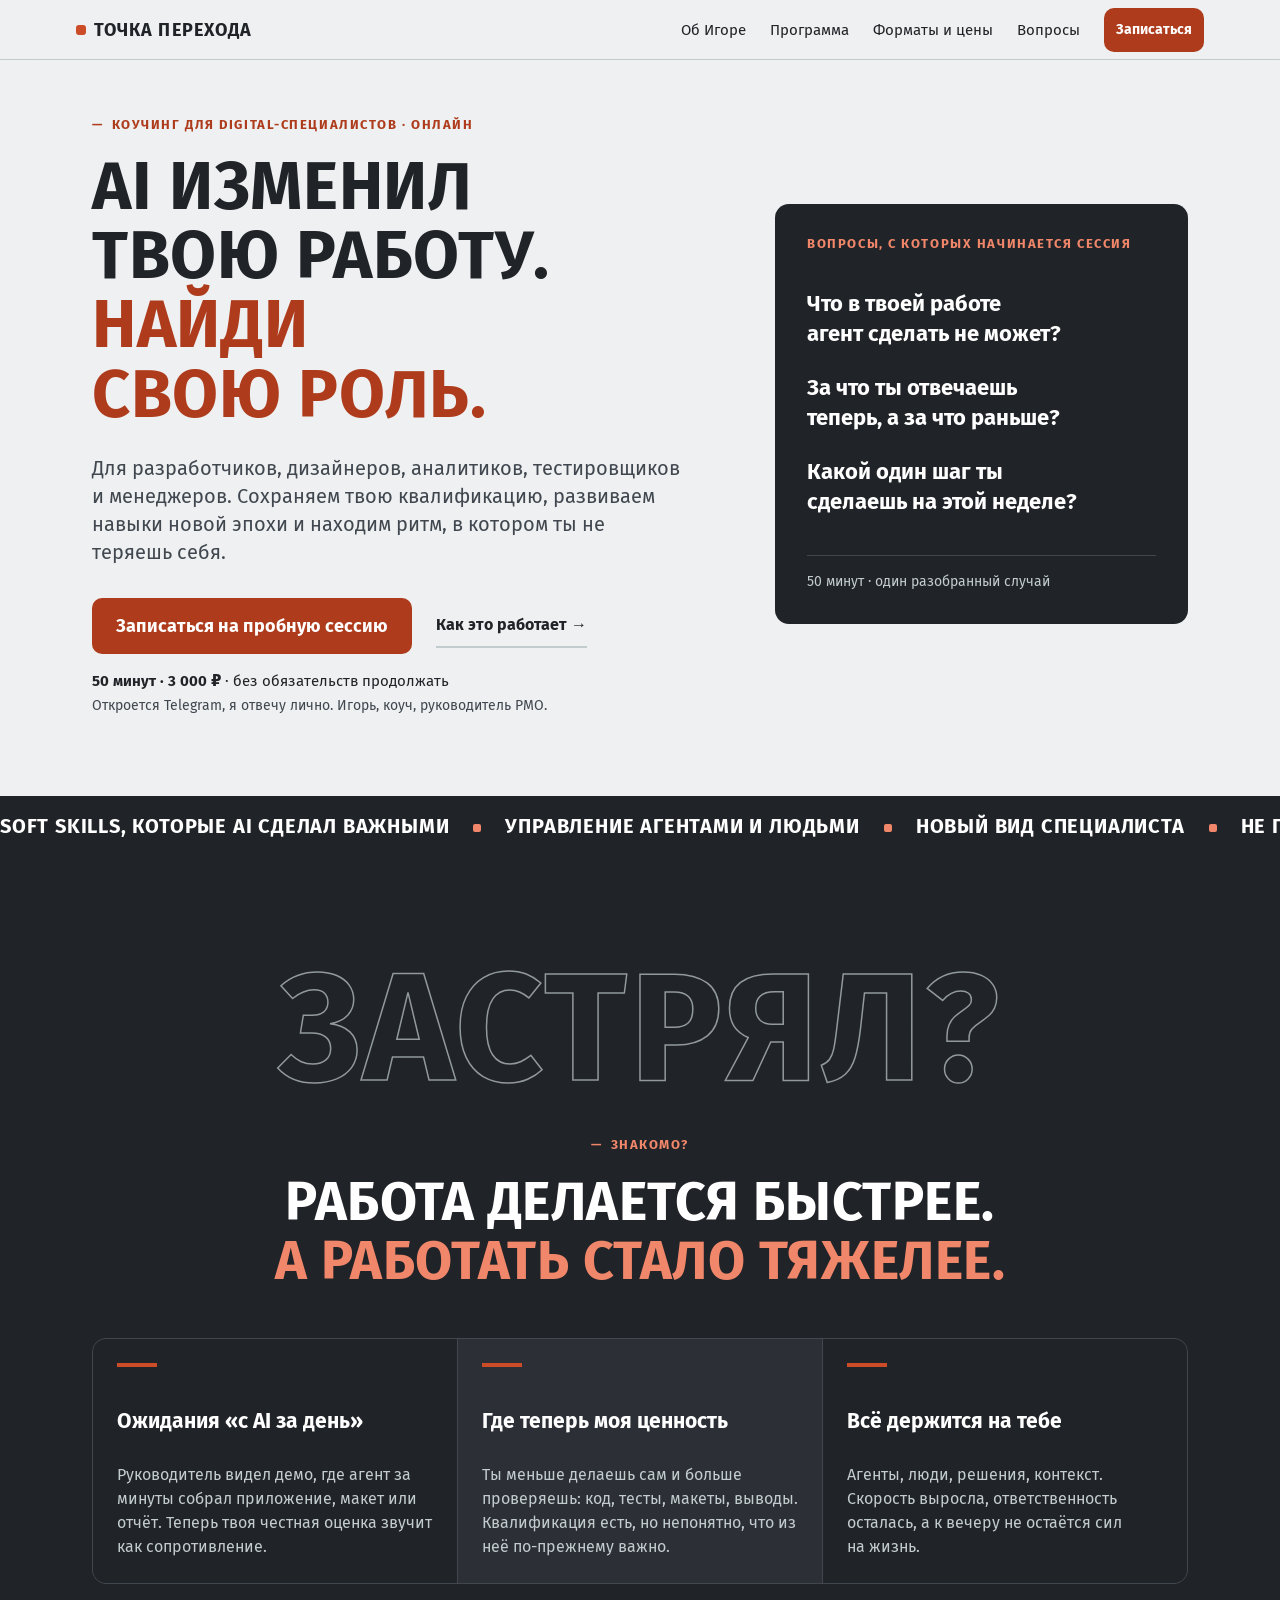
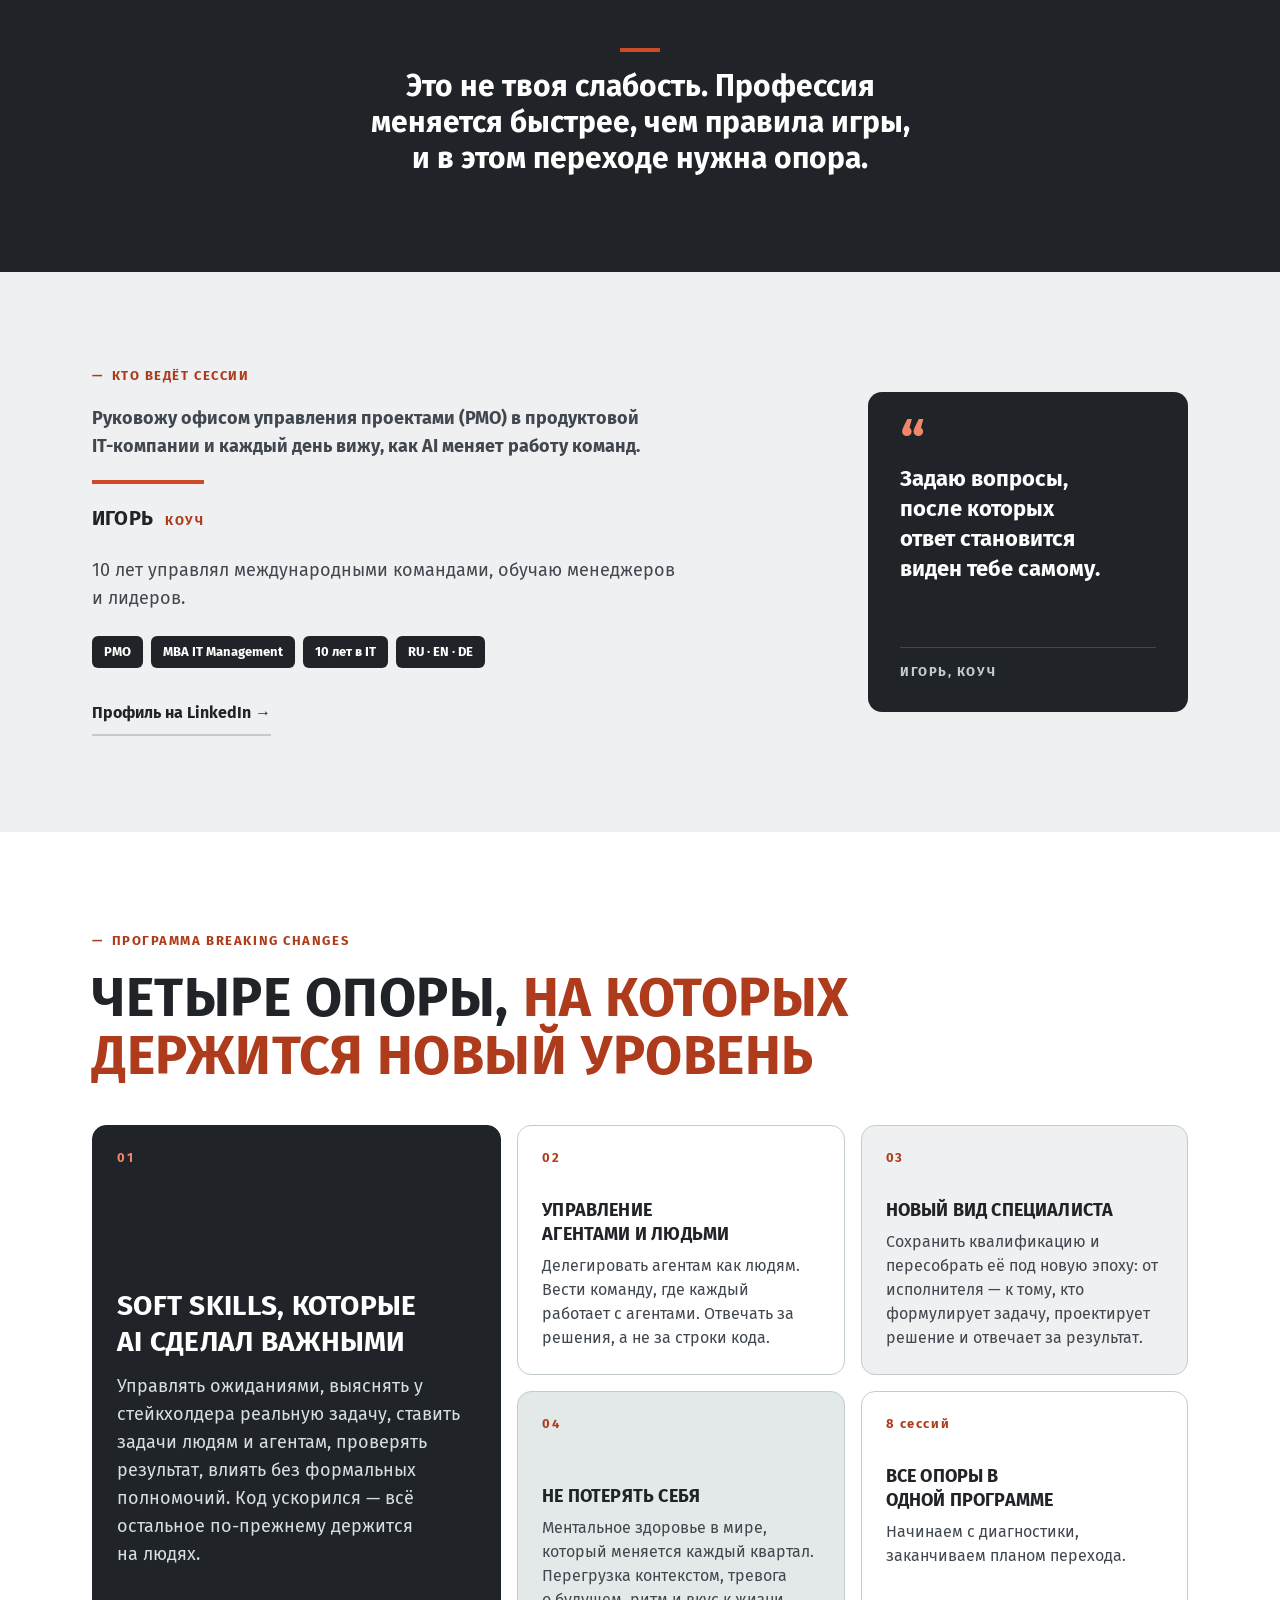
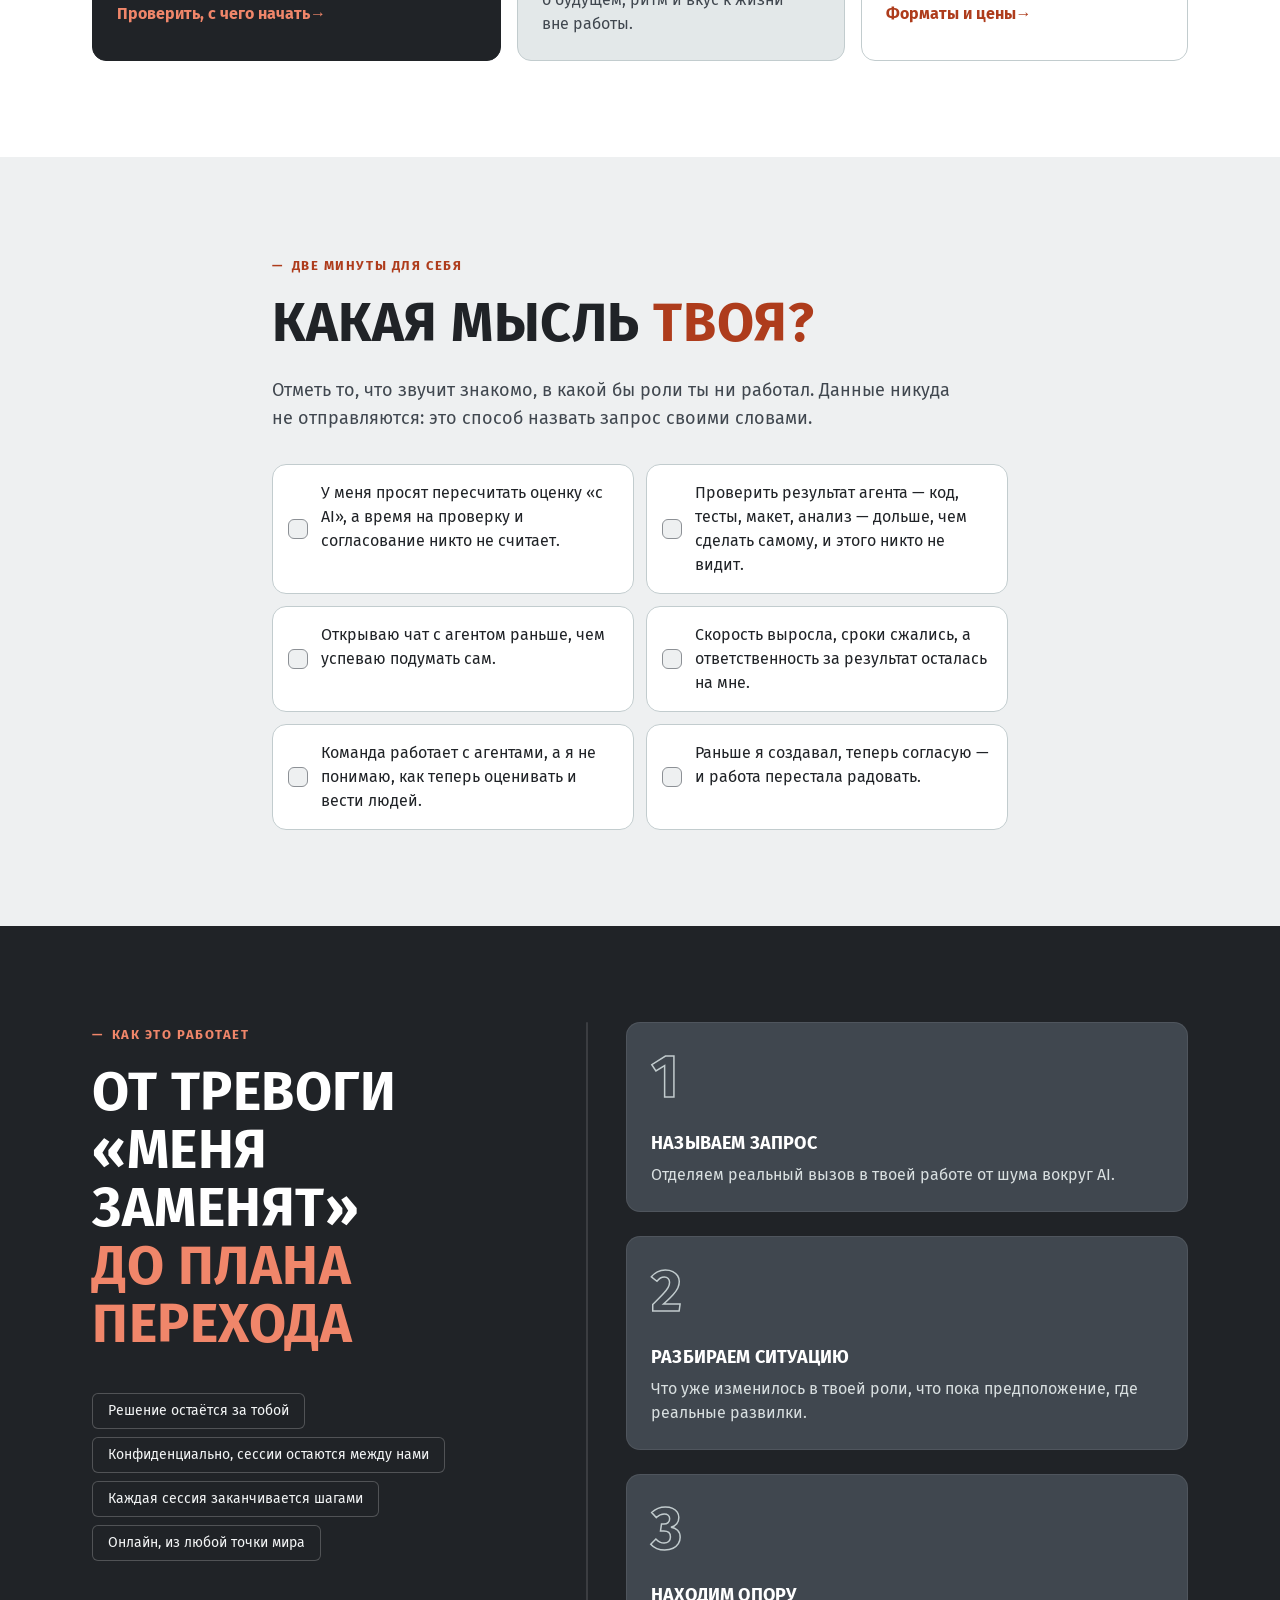
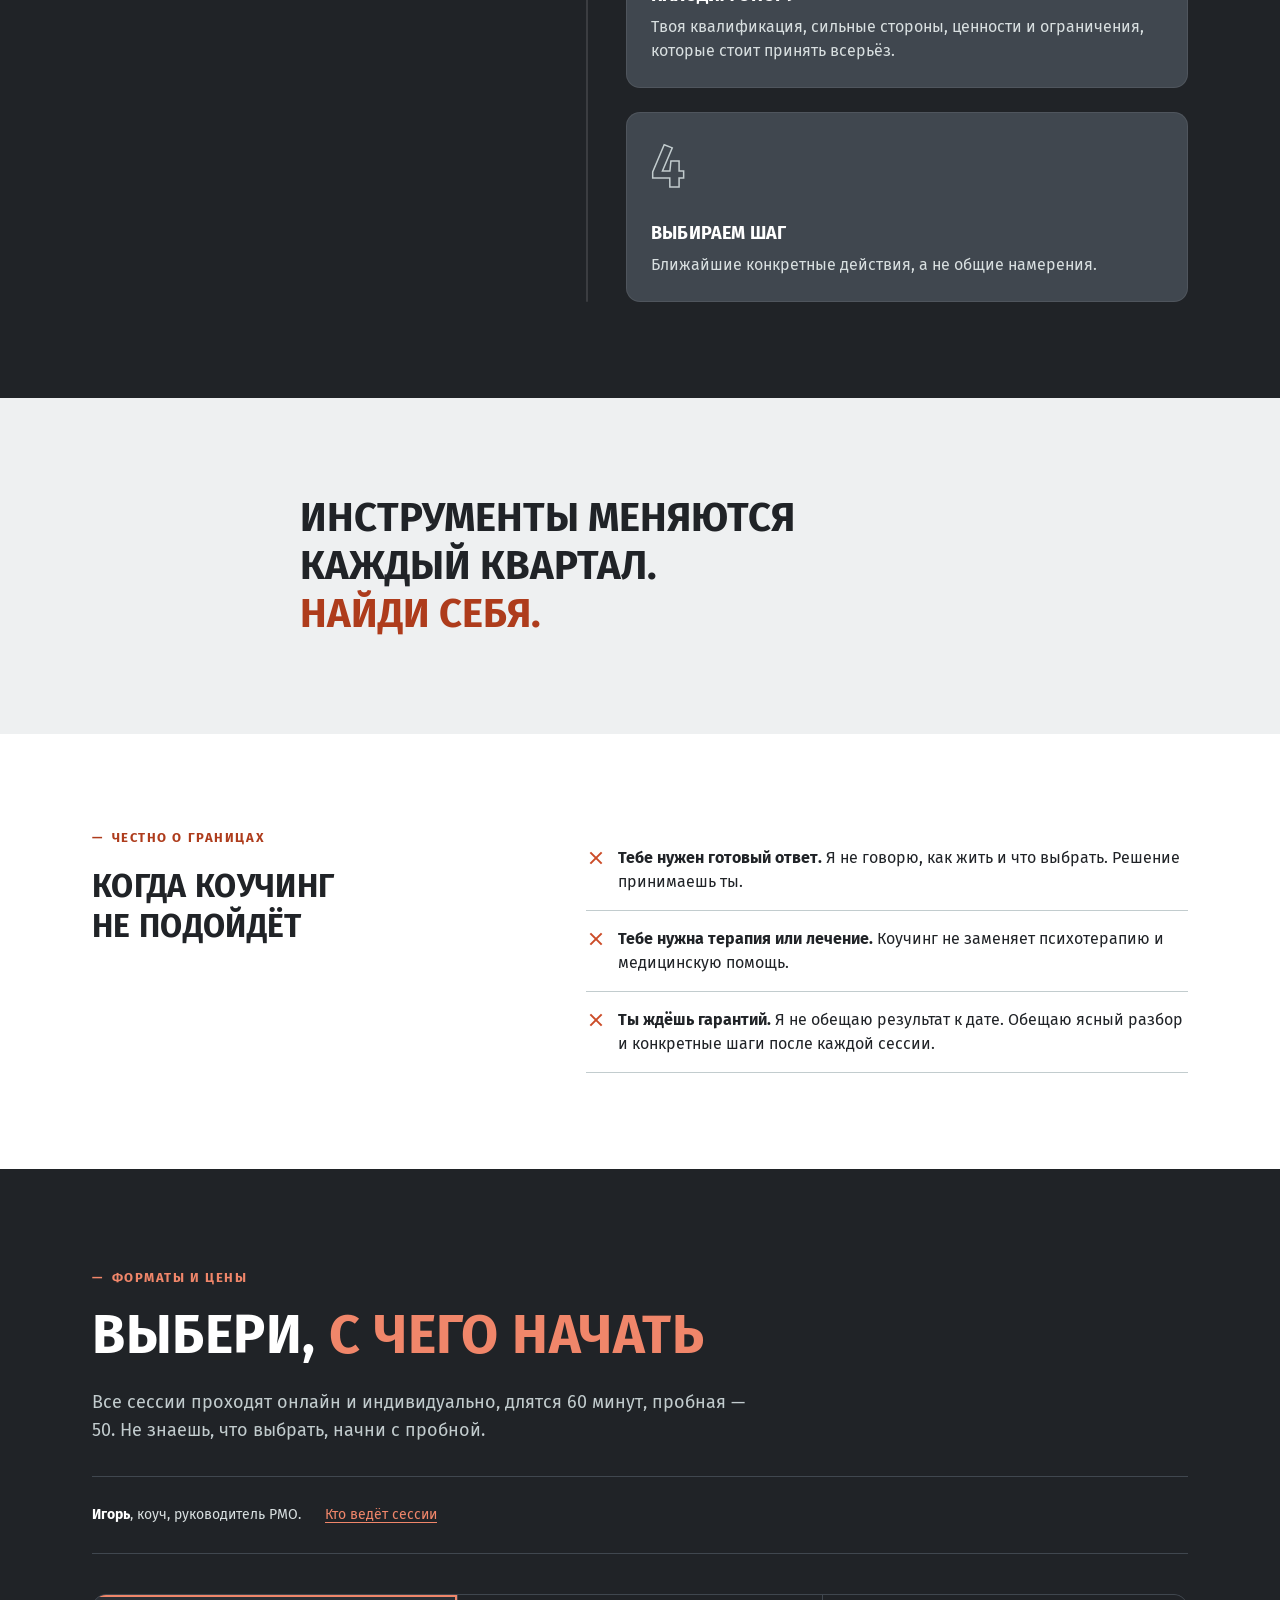
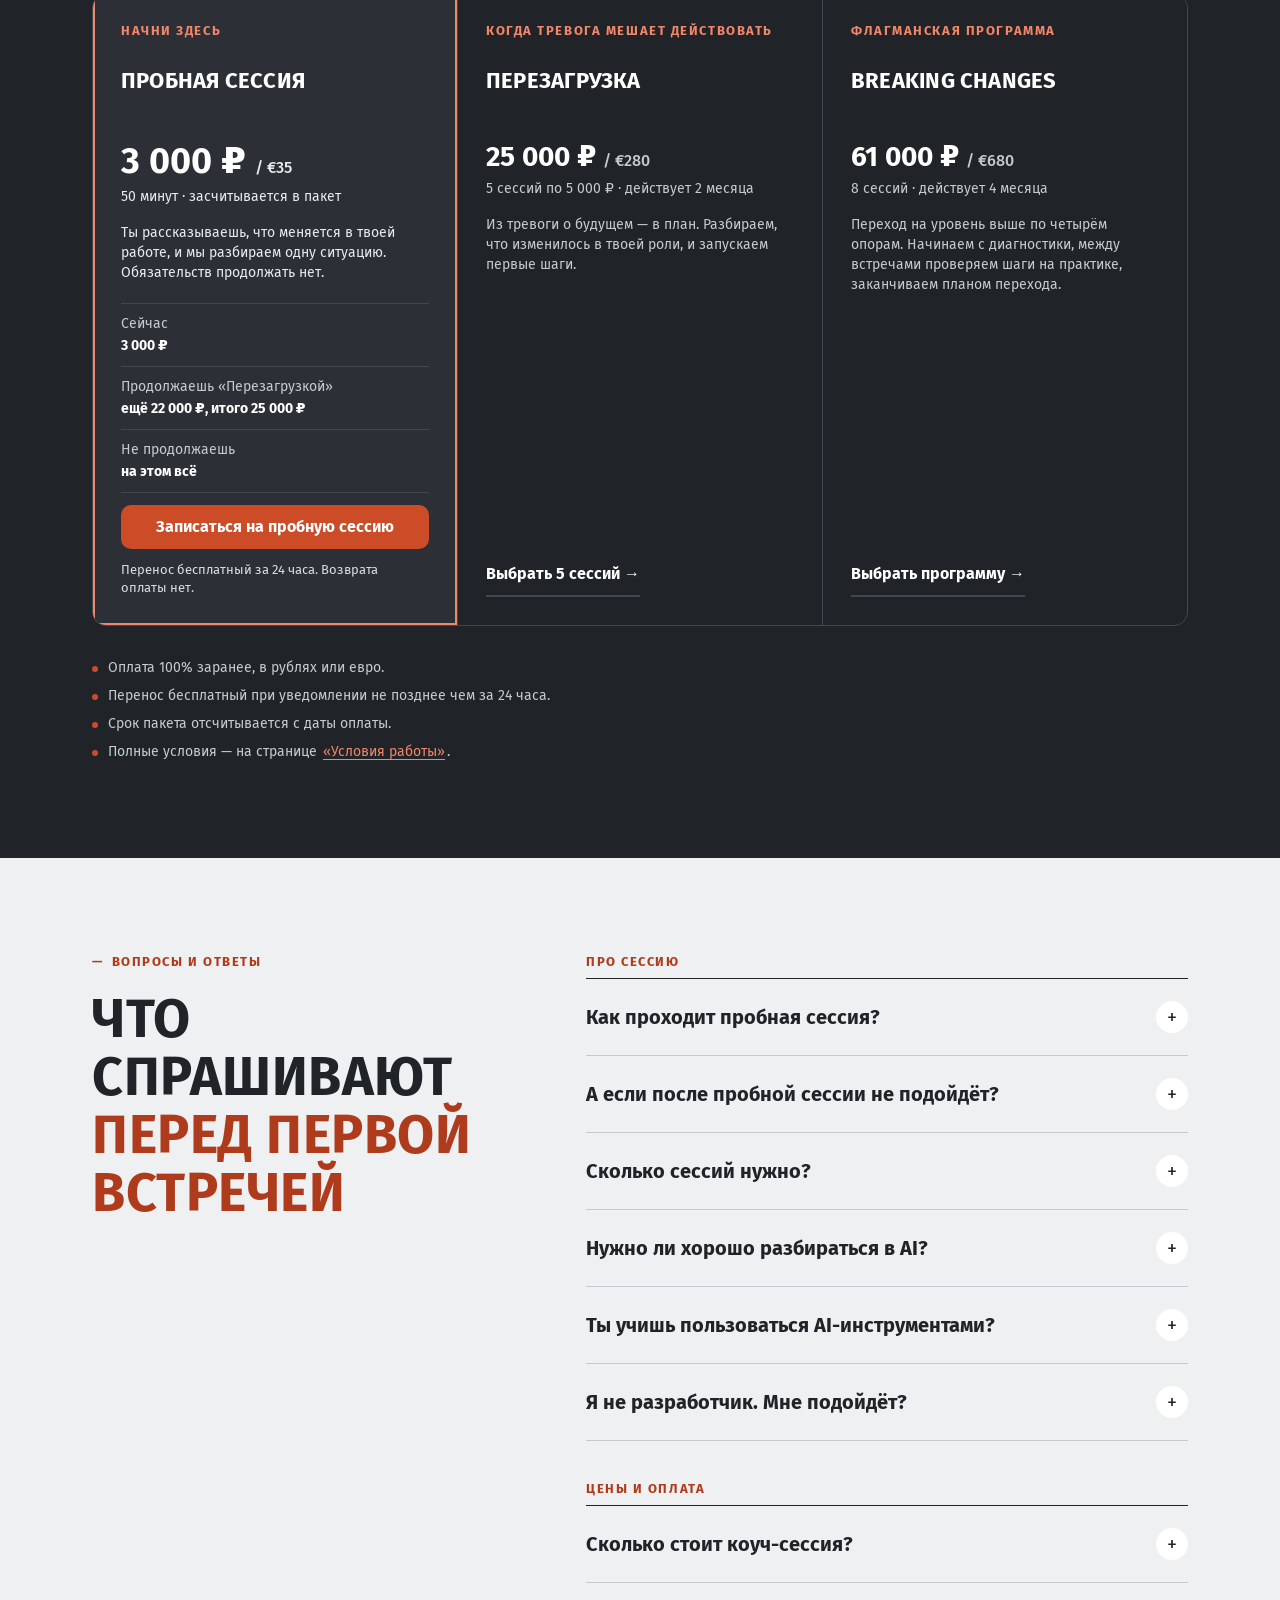
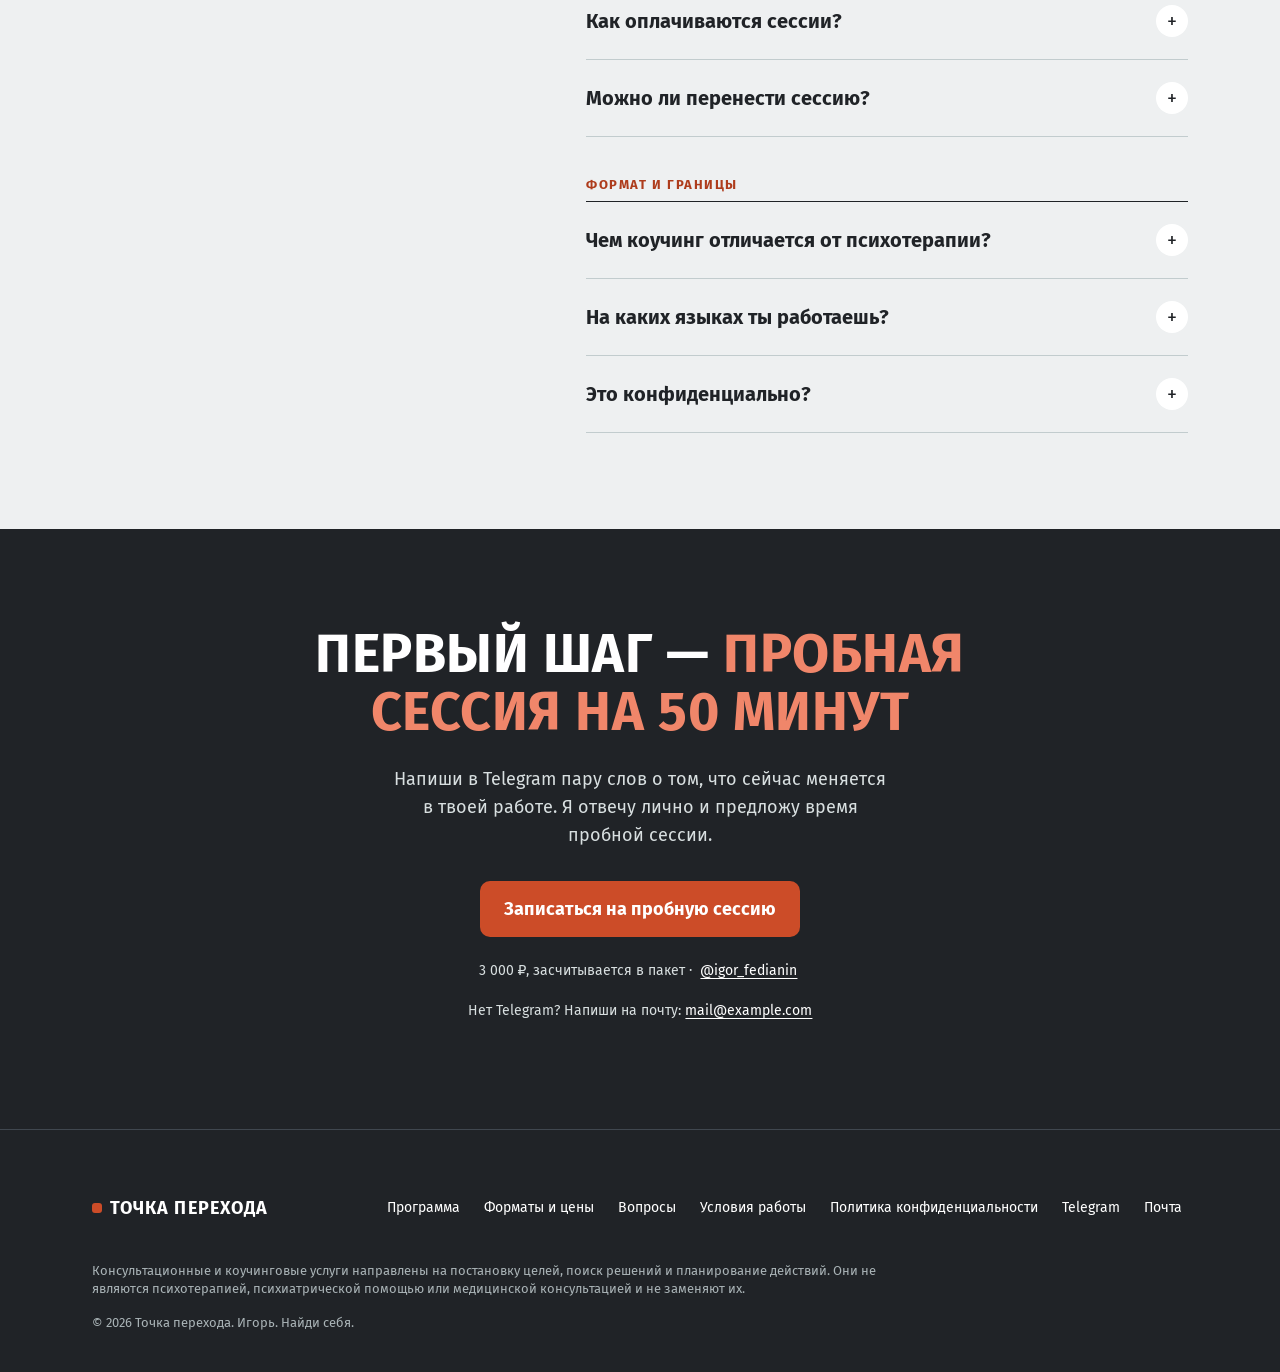
<file: index.html>
<!doctype html>
<html lang="ru" prefix="og: https://ogp.me/ns#">
<head>
<meta charset="utf-8">
<meta name="viewport" content="width=device-width, initial-scale=1, viewport-fit=cover">
<title>Коучинг для digital-специалистов в эпоху AI — Точка перехода</title>
<meta name="description" content="Коучинг для разработчиков, дизайнеров, аналитиков и менеджеров: перейти на уровень выше, сохранить квалификацию и не потерять себя в эпоху AI. Начать можно с пробной сессии: 50 минут, 3 000 ₽, засчитывается в пакет.">
<!-- ЗАКРЫТО ОТ ИНДЕКСАЦИИ. Чтобы открыть, см. раздел «Индексация» в README.md -->
<meta name="robots" content="noindex, nofollow, noarchive">
<meta name="author" content="Игорь">
<link rel="canonical" href="https://igor-fedianin.com/">
<link rel="alternate" hreflang="ru" href="https://igor-fedianin.com/">
<link rel="alternate" hreflang="x-default" href="https://igor-fedianin.com/">

<!-- Подтверждение прав на сайт: вставьте коды из Яндекс Вебмастера и Google Search Console и раскомментируйте
<meta name="yandex-verification" content="КОД">
<meta name="google-site-verification" content="КОД">
-->

<meta property="og:type" content="website">
<meta property="og:locale" content="ru_RU">
<meta property="og:site_name" content="Точка перехода">
<meta property="og:title" content="AI изменил твою работу. Найди свою роль — Точка перехода">
<meta property="og:description" content="Коучинг для digital-специалистов: soft skills эпохи AI, управление агентами и людьми, новая роль и личный ресурс. Онлайн, индивидуально.">
<meta property="og:url" content="https://igor-fedianin.com/">
<meta property="og:image" content="https://igor-fedianin.com/assets/og-image.png">
<meta property="og:image:width" content="1200">
<meta property="og:image:height" content="630">
<meta property="og:image:alt" content="Точка перехода. Найди себя">
<meta name="twitter:card" content="summary_large_image">
<meta name="twitter:title" content="AI изменил твою работу. Найди свою роль — Точка перехода">
<meta name="twitter:description" content="Коучинг для digital-специалистов: soft skills эпохи AI, управление агентами и людьми, новая роль и личный ресурс. Онлайн, индивидуально.">
<meta name="twitter:image" content="https://igor-fedianin.com/assets/og-image.png">

<meta name="theme-color" content="#eef0f1">
<meta name="color-scheme" content="light">
<meta name="format-detection" content="telephone=no">
<link rel="icon" href="assets/favicon.svg" type="image/svg+xml">
<link rel="icon" href="assets/icon-192.png" sizes="192x192" type="image/png">
<link rel="apple-touch-icon" href="assets/apple-touch-icon.png">
<link rel="manifest" href="site.webmanifest">
<link rel="alternate" type="text/markdown" href="llms.txt" title="Краткое описание сайта для ИИ-ассистентов">

<script>document.documentElement.classList.add('js');setTimeout(function(){if(!window.__mainOk)document.documentElement.classList.add('js-failed')},3500);</script>
<link rel="preload" href="assets/fonts/fira-sans-cyrillic-400.woff2" as="font" type="font/woff2" crossorigin>
<link rel="stylesheet" href="css/style.css">

<script type="application/ld+json">
{
  "@context": "https://schema.org",
  "@graph": [
    {
      "@type": "WebSite",
      "@id": "https://igor-fedianin.com/#website",
      "url": "https://igor-fedianin.com/",
      "name": "Точка перехода",
      "alternateName": "Tochka Perehoda",
      "description": "Коучинг для digital-специалистов в эпоху AI: перейти на уровень выше и не потерять себя",
      "inLanguage": "ru",
      "publisher": {
        "@id": "https://igor-fedianin.com/#service"
      }
    },
    {
      "@type": "WebPage",
      "@id": "https://igor-fedianin.com/#webpage",
      "url": "https://igor-fedianin.com/",
      "name": "Коучинг для digital-специалистов в эпоху AI — Точка перехода",
      "isPartOf": {
        "@id": "https://igor-fedianin.com/#website"
      },
      "about": {
        "@id": "https://igor-fedianin.com/#service"
      },
      "inLanguage": "ru",
      "dateModified": "2026-11-25",
      "primaryImageOfPage": "https://igor-fedianin.com/assets/og-image.png"
    },
    {
      "@type": "Person",
      "@id": "https://igor-fedianin.com/#person",
      "name": "Игорь",
      "alternateName": "Igor Fedianin",
      "jobTitle": "Коуч",
      "description": "Коуч, руководитель PMO в продуктовой IT-компании, MBA в IT Management, 10 лет международного управленческого опыта в IT.",
      "url": "https://igor-fedianin.com/",
      "sameAs": [
        "https://t.me/igor_fedianin"
      ],
      "knowsLanguage": [
        "ru",
        "en",
        "de"
      ],
      "knowsAbout": [
        "коучинг IT-специалистов",
        "soft skills в эпоху AI",
        "управление ожиданиями стейкхолдеров",
        "управление AI-агентами",
        "управление командами, работающими с AI",
        "карьерный переход в IT",
        "сохранение квалификации",
        "профилактика выгорания",
        "ментальное здоровье в IT"
      ],
      "hasCredential": [
        {
          "@type": "EducationalOccupationalCredential",
          "name": "MBA in IT Management",
          "credentialCategory": "degree"
        }
      ]
    },
    {
      "@type": "ProfessionalService",
      "@id": "https://igor-fedianin.com/#service",
      "name": "Точка перехода",
      "alternateName": "Tochka Perehoda",
      "slogan": "Найди себя",
      "description": "Индивидуальный коучинг онлайн для digital-специалистов в эпоху AI: soft skills, которые AI сделал важными; управление агентами и людьми, работающими с агентами; новая роль специалиста; ментальное здоровье и вкус к жизни.",
      "url": "https://igor-fedianin.com/",
      "image": "https://igor-fedianin.com/assets/og-image.png",
      "founder": {
        "@id": "https://igor-fedianin.com/#person"
      },
      "availableLanguage": [
        "Russian",
        "English",
        "German"
      ],
      "areaServed": "Worldwide",
      "priceRange": "3000–61000 ₽",
      "currenciesAccepted": "RUB, EUR",
      "sameAs": [
        "https://t.me/igor_fedianin"
      ],
      "contactPoint": {
        "@type": "ContactPoint",
        "contactType": "Запись на сессию",
        "url": "https://t.me/igor_fedianin",
        "availableLanguage": [
          "Russian",
          "English",
          "German"
        ]
      },
      "hasOfferCatalog": {
        "@type": "OfferCatalog",
        "name": "Форматы работы",
        "itemListElement": [
          {
            "@type": "Offer",
            "name": "Пробная сессия, 50 минут",
            "price": "3000",
            "priceCurrency": "RUB",
            "availability": "https://schema.org/OnlineOnly",
            "url": "https://igor-fedianin.com/#formats",
            "description": "3 000 ₽ или €35, засчитывается как первая сессия пакета «Перезагрузка» (доплата 22 000 ₽)",
            "itemOffered": {
              "@type": "Service",
              "name": "Пробная коуч-сессия",
              "description": "Первая сессия 50 минут онлайн: ты рассказываешь, что меняется в твоей работе, мы разбираем одну ситуацию. Если дальше выбираешь пакет из 5 сессий, пробная засчитывается как первая сессия пакета, доплата 22 000 ₽."
            }
          },
          {
            "@type": "Offer",
            "name": "Разовая сессия, 60 минут",
            "price": "9000",
            "priceCurrency": "RUB",
            "availability": "https://schema.org/OnlineOnly",
            "url": "https://igor-fedianin.com/#formats",
            "description": "9 000 ₽ или €100",
            "itemOffered": {
              "@type": "Service",
              "name": "Разовая коуч-сессия",
              "description": "Одна сессия 60 минут онлайн по одной конкретной рабочей ситуации."
            }
          },
          {
            "@type": "Offer",
            "name": "Перезагрузка, 5 сессий",
            "price": "25000",
            "priceCurrency": "RUB",
            "availability": "https://schema.org/OnlineOnly",
            "url": "https://igor-fedianin.com/#formats",
            "description": "25 000 ₽ или €280, 5 000 ₽ за сессию, действует 2 месяца",
            "itemOffered": {
              "@type": "Service",
              "name": "Пакет «Перезагрузка» из 5 коуч-сессий",
              "description": "Пять сессий онлайн, первая из них пробная на 50 минут по зачёту: из тревоги о будущем профессии — в план действий. Пробная сессия засчитывается как первая сессия пакета. Действует 2 месяца с даты оплаты."
            }
          },
          {
            "@type": "Offer",
            "name": "Программа Breaking Changes, 8 сессий",
            "price": "61000",
            "priceCurrency": "RUB",
            "availability": "https://schema.org/OnlineOnly",
            "url": "https://igor-fedianin.com/#formats",
            "description": "61 000 ₽ или €680, действует 4 месяца",
            "itemOffered": {
              "@type": "Service",
              "name": "Программа Breaking Changes",
              "description": "Восемь сессий по 60 минут онлайн: переход на новый уровень по четырём опорам — soft skills, управление агентами и людьми, новая роль, личный ресурс. Действует 4 месяца с даты оплаты."
            }
          }
        ]
      }
    },
    {
      "@type": "FAQPage",
      "@id": "https://igor-fedianin.com/#faq",
      "inLanguage": "ru",
      "mainEntity": [
        {
          "@type": "Question",
          "name": "Как проходит пробная сессия?",
          "acceptedAnswer": {
            "@type": "Answer",
            "text": "Это первая сессия онлайн на 50 минут, 3 000 ₽ или €35. Ты рассказываешь, что меняется в твоей работе, мы разбираем одну конкретную ситуацию, и ты уходишь с понятным следующим шагом. Если дальше хочешь работать пакетом из 5 сессий («Перезагрузка»), пробная засчитывается как первая сессия пакета, доплата 22 000 ₽ (25 000 ₽ минус 3 000 ₽). Обязательств продолжать нет."
          }
        },
        {
          "@type": "Question",
          "name": "Сколько стоит коуч-сессия?",
          "acceptedAnswer": {
            "@type": "Answer",
            "text": "Пробная сессия 50 минут — 3 000 ₽ или €35, засчитывается в пакет. Разовая сессия 60 минут — 9 000 ₽ или €100. «Перезагрузка», 5 сессий — 25 000 ₽ или €280 (5 000 ₽ за сессию), действует 2 месяца. Программа Breaking Changes, 8 сессий — 61 000 ₽ или €680, действует 4 месяца."
          }
        },
        {
          "@type": "Question",
          "name": "Сколько сессий нужно?",
          "acceptedAnswer": {
            "@type": "Answer",
            "text": "Зависит от запроса. Одну конкретную ситуацию — сложную оценку сроков, разговор с руководителем, решение — часто удаётся разобрать за одну сессию. Чтобы выйти из тревоги в план и начать действовать, подходит «Перезагрузка» из 5 сессий. Для перехода на новый уровень по всем четырём опорам — программа Breaking Changes из 8 сессий."
          }
        },
        {
          "@type": "Question",
          "name": "Нужно ли хорошо разбираться в AI?",
          "acceptedAnswer": {
            "@type": "Answer",
            "text": "Нет. Мы работаем не с инструментами, а с твоей ролью: навыками, решениями, коммуникацией и личным ресурсом. Уровень владения AI может быть любым — от осторожного интереса до ежедневной работы с агентами."
          }
        },
        {
          "@type": "Question",
          "name": "Ты учишь пользоваться AI-инструментами?",
          "acceptedAnswer": {
            "@type": "Answer",
            "text": "Нет, это не курс по промптам и не техническое обучение. Инструменты меняются каждый квартал. Мы работаем с тем, что остаётся: как ставить задачи, управлять ожиданиями, принимать решения, вести людей и сохранять себя в этом темпе."
          }
        },
        {
          "@type": "Question",
          "name": "Я не разработчик. Мне подойдёт?",
          "acceptedAnswer": {
            "@type": "Answer",
            "text": "Да, если ты работаешь в digital: дизайн, аналитика, тестирование, продукт, проекты, маркетинг. AI меняет все эти роли похожим образом, и вопросы у специалистов во многом общие."
          }
        },
        {
          "@type": "Question",
          "name": "Чем коучинг отличается от психотерапии?",
          "acceptedAnswer": {
            "@type": "Answer",
            "text": "Коучинг работает с целями, решениями и планом действий. Это не психотерапия, не психиатрическая помощь и не медицинская консультация, и он их не заменяет. Тревога о будущем профессии — частая тема, и мы работаем с ней через ясность и план. Если станет понятно, что тебе нужен другой специалист, я скажу об этом прямо."
          }
        },
        {
          "@type": "Question",
          "name": "На каких языках ты работаешь?",
          "acceptedAnswer": {
            "@type": "Answer",
            "text": "На русском, английском и немецком. Все сессии проходят онлайн, индивидуально, из любой точки мира."
          }
        },
        {
          "@type": "Question",
          "name": "А если после пробной сессии не подойдёт?",
          "acceptedAnswer": {
            "@type": "Answer",
            "text": "Тогда на этом всё: продолжать не нужно, дальнейшей оплаты нет. Пробная сессия оплачивается заранее, возврат оплаты не предусмотрен. Если нужно перенести время, перенос бесплатный при уведомлении за 24 часа."
          }
        },
        {
          "@type": "Question",
          "name": "Можно ли перенести сессию?",
          "acceptedAnswer": {
            "@type": "Answer",
            "text": "Да. Перенос бесплатный, если предупредить не позднее чем за 24 часа до начала."
          }
        },
        {
          "@type": "Question",
          "name": "Как оплачиваются сессии?",
          "acceptedAnswer": {
            "@type": "Answer",
            "text": "Оплата 100% заранее, в рублях или евро. Срок действия пакета отсчитывается с даты оплаты. Способ оплаты согласуем при записи."
          }
        },
        {
          "@type": "Question",
          "name": "Это конфиденциально?",
          "acceptedAnswer": {
            "@type": "Answer",
            "text": "Да. Содержание сессий и сам факт работы остаются между нами."
          }
        }
      ]
    }
  ]
}
</script>
</head>
<body>
<a class="skip" href="#main">Перейти к содержанию</a>

<header class="header header--over" id="top">
  <div class="container header__in">
    <a class="logo" href="./" aria-label="Точка перехода — на главную">
      <span class="logo__dot" aria-hidden="true"></span>
      <span>Точка перехода</span>
    </a>
    <button class="burger" type="button" aria-expanded="false" aria-controls="nav" aria-label="Открыть меню">
      <span></span><span></span>
    </button>
    <nav class="nav" id="nav" aria-label="Основная навигация">
      <a href="#about">Об Игоре</a>
      <a href="#topics">Программа</a>
      <a href="#formats">Форматы и цены</a>
      <a href="#faq">Вопросы</a>
      <a class="btn btn--sm" href="https://t.me/igor_fedianin" target="_blank" rel="noopener" data-tg="trial" data-goal="tg_header">Записаться</a>
    </nav>
  </div>
</header>

<main id="main">

  <!-- 1. Первый экран -->
  <section class="hero">
    <div class="container hero__grid">
      <div class="hero__text">
        <p class="eyebrow">Коучинг для digital-специалистов · онлайн</p>
        <h1><span class="line">AI&nbsp;изменил</span> <span class="line">твою работу.</span> <em class="line">Найди свою&nbsp;роль.</em></h1>
        <p class="lead">Для разработчиков, дизайнеров, аналитиков, тестировщиков и менеджеров. Сохраняем твою квалификацию, развиваем навыки новой эпохи и находим ритм, в котором ты не теряешь себя.</p>
        <div class="actions">
          <a class="btn btn--lg" href="https://t.me/igor_fedianin" target="_blank" rel="noopener" data-tg="trial" data-goal="tg_hero">Записаться на пробную сессию</a>
          <a class="textlink" href="#process">Как это работает</a>
        </div>
        <p class="hero__by"><b>50 минут · 3&nbsp;000&nbsp;₽</b> · без обязательств продолжать</p>
        <p class="hero__note">Откроется Telegram, я отвечу лично. Игорь, коуч, руководитель PMO.</p>
      </div>

      <!-- ФОТО 1 (главное). Как заменить иллюстрацию на снимок — см. README.md -->
      <div class="hero__visual hero__visual--session">
        <p class="session__label">Вопросы, с которых начинается сессия</p>
        <ol class="session__list">
          <li>Что в твоей работе агент сделать не может?</li>
          <li>За что ты отвечаешь теперь, а за что раньше?</li>
          <li>Какой один шаг ты сделаешь на этой неделе?</li>
        </ol>
        <p class="session__foot">50 минут · один разобранный случай</p>
      </div>
    </div>
  </section>

  <!-- 2. Бегущая строка с мыслями -->
  <div class="marquee" aria-hidden="true">
    <div class="marquee__track">
      <span>Soft skills, которые AI сделал важными</span><span>Управление агентами и людьми</span><span>Новый вид специалиста</span><span>Не потерять себя</span><span>Breaking Changes</span>
      <span>Soft skills, которые AI сделал важными</span><span>Управление агентами и людьми</span><span>Новый вид специалиста</span><span>Не потерять себя</span><span>Breaking Changes</span>
    </div>
  </div>

  <!-- 3. Узнавание -->
  <section class="section dark why" id="why">
    <div class="container">
      <p class="why__bg" aria-hidden="true">Застрял?</p>
      <p class="eyebrow">Знакомо?</p>
      <h2 class="h-xl">Работа делается быстрее. <em>А&nbsp;работать стало тяжелее.</em></h2>
      <div class="cards cards--3">
        <article class="card reveal">
          <h3>Ожидания «с&nbsp;AI за&nbsp;день»</h3>
          <p>Руководитель видел демо, где агент за минуты собрал приложение, макет или отчёт. Теперь твоя честная оценка звучит как сопротивление.</p>
        </article>
        <article class="card reveal">
          <h3>Где теперь моя ценность</h3>
          <p>Ты меньше делаешь сам и больше проверяешь: код, тесты, макеты, выводы. Квалификация есть, но непонятно, что из неё по-прежнему важно.</p>
        </article>
        <article class="card reveal">
          <h3>Всё держится на&nbsp;тебе</h3>
          <p>Агенты, люди, решения, контекст. Скорость выросла, ответственность осталась, а к вечеру не остаётся сил на жизнь.</p>
        </article>
      </div>
      <p class="statement reveal">Это не твоя слабость. Профессия меняется быстрее, чем правила игры, и в этом переходе нужна опора.</p>
    </div>
  </section>

  <!-- 3а. Кто ведёт сессии (до самопроверки: сначала доверие, потом действие) -->
  <section class="section" id="about">
    <div class="container coach">
      <div class="coach__text reveal">
        <p class="eyebrow">Кто ведёт сессии</p>
        <h2 class="coach__sign">Игорь <small>коуч</small></h2>
        <p class="coach__lead">Руковожу офисом управления проектами (PMO) в продуктовой IT-компании и каждый день вижу, как AI меняет работу команд.</p>
        <p>10 лет управлял международными командами, обучаю менеджеров и лидеров.</p>
        <ul class="coach__row" aria-label="Квалификация">
          <li>PMO</li><li>MBA IT Management</li><li>10 лет в IT</li><li>RU · EN · DE</li>
        </ul>
        <!-- ЗАГЛУШКА: замените href на URL профиля LinkedIn и добавьте его в "sameAs" JSON-LD -->
        <a class="textlink todo-link" href="https://www.linkedin.com/in/ЗАМЕНИТЬ-НА-ПРОФИЛЬ" target="_blank" rel="noopener" data-goal="linkedin">Профиль на LinkedIn</a>
      </div>
      <!-- ФОТО 2 (портрет): пока цитата. Замените <figure class="photo photo--quote"> на <picture> из README.md -->
      <figure class="photo photo--quote reveal">
        <blockquote>Задаю вопросы, после которых ответ становится виден тебе самому.</blockquote>
        <figcaption>Игорь, коуч</figcaption>
      </figure>
    </div>
  </section>

  <!-- 5. Четыре опоры программы -->
  <section class="section section--tint" id="topics">
    <div class="container">
      <p class="eyebrow">Программа Breaking Changes</p>
      <h2>Четыре опоры, <em>на&nbsp;которых держится новый уровень</em></h2>
      <div class="bento">
        <article class="tile tile--hero reveal">
          <span class="tile__num">01</span>
          <h3>Soft skills, которые AI сделал важными</h3>
          <p>Управлять ожиданиями, выяснять у стейкхолдера реальную задачу, ставить задачи людям и агентам, проверять результат, влиять без формальных полномочий. Код ускорился — всё остальное по-прежнему держится на людях.</p>
          <a class="tile__link" href="#check">Проверить, с чего начать</a>
        </article>
        <article class="tile reveal">
          <span class="tile__num">02</span>
          <h3>Управление агентами и&nbsp;людьми</h3>
          <p>Делегировать агентам как людям. Вести команду, где каждый работает с агентами. Отвечать за решения, а не за строки кода.</p>
        </article>
        <article class="tile tile--warm reveal">
          <span class="tile__num">03</span>
          <h3>Новый вид специалиста</h3>
          <p>Сохранить квалификацию и пересобрать её под новую эпоху: от исполнителя — к тому, кто формулирует задачу, проектирует решение и отвечает за результат.</p>
        </article>
        <article class="tile tile--mint reveal">
          <span class="tile__num">04</span>
          <h3>Не потерять себя</h3>
          <p>Ментальное здоровье в мире, который меняется каждый квартал. Перегрузка контекстом, тревога о будущем, ритм и вкус к жизни вне работы.</p>
        </article>
        <article class="tile reveal">
          <span class="tile__num">8 сессий</span>
          <h3>Все опоры в одной программе</h3>
          <p>Начинаем с диагностики, заканчиваем планом перехода.</p>
          <a class="tile__link tile__link--dark" href="#formats">Форматы и цены</a>
        </article>
      </div>
    </div>
  </section>

  <!-- 6. Самопроверка -->
  <section class="section" id="check">
    <div class="container narrow">
      <p class="eyebrow">Две минуты для себя</p>
      <h2>Какая мысль <em>твоя?</em></h2>
      <p class="section__lead">Отметь то, что звучит знакомо, в какой бы роли ты ни работал. Данные никуда не отправляются: это способ назвать запрос своими словами.</p>
      <form class="check" id="check-form" aria-label="Ситуации, с которыми приходят digital-специалисты">
        <label class="chip"><input type="checkbox"><span>У меня просят пересчитать оценку «с AI», а время на проверку и согласование никто не считает.</span></label>
        <label class="chip"><input type="checkbox"><span>Проверить результат агента — код, тесты, макет, анализ — дольше, чем сделать самому, и этого никто не видит.</span></label>
        <label class="chip"><input type="checkbox"><span>Открываю чат с агентом раньше, чем успеваю подумать сам.</span></label>
        <label class="chip"><input type="checkbox"><span>Скорость выросла, сроки сжались, а ответственность за результат осталась на мне.</span></label>
        <label class="chip"><input type="checkbox"><span>Команда работает с агентами, а я не понимаю, как теперь оценивать и вести людей.</span></label>
        <label class="chip"><input type="checkbox"><span>Раньше я создавал, теперь согласую — и работа перестала радовать.</span></label>
      </form>
      <div class="check__result" id="check-result" aria-live="polite" hidden>
        <p id="check-text"></p>
        <div class="actions">
          <button class="btn btn--line" type="button" id="check-copy">Скопировать отмеченное</button>
          <a class="btn" href="https://t.me/igor_fedianin" target="_blank" rel="noopener" id="check-tg" data-tg="trial" data-goal="tg_check">Записаться на пробную сессию</a>
        </div>
      </div>
    </div>
  </section>

  <!-- 7. Как это работает -->
  <section class="section dark" id="process">
    <div class="container process">
      <div class="process__head">
        <p class="eyebrow">Как это работает</p>
      <h2>От тревоги «меня заменят» <em>до&nbsp;плана перехода</em></h2>
        <ul class="promises">
        <li>Решение остаётся за тобой</li>
        <li>Конфиденциально, сессии остаются между нами</li>
        <li>Каждая сессия заканчивается шагами</li>
        <li>Онлайн, из любой точки мира</li>
      </ul>
      </div>
      <div class="process__steps">
        <span class="process__line" aria-hidden="true"></span>
        <ol class="steps">
        <li class="reveal"><span class="steps__n" aria-hidden="true">1</span><h3>Называем запрос</h3><p>Отделяем реальный вызов в твоей работе от шума вокруг AI.</p></li>
        <li class="reveal"><span class="steps__n" aria-hidden="true">2</span><h3>Разбираем ситуацию</h3><p>Что уже изменилось в твоей роли, что пока предположение, где реальные развилки.</p></li>
        <li class="reveal"><span class="steps__n" aria-hidden="true">3</span><h3>Находим опору</h3><p>Твоя квалификация, сильные стороны, ценности и ограничения, которые стоит принять всерьёз.</p></li>
        <li class="reveal"><span class="steps__n" aria-hidden="true">4</span><h3>Выбираем шаг</h3><p>Ближайшие конкретные действия, а не общие намерения.</p></li>
      </ol>
      </div>
    </div>
  </section>

  <!-- 7а. Главная мысль -->
  <section class="tagline" aria-label="Главная мысль">
    <div class="container">
      <p class="tagline__text"><span class="line">Инструменты меняются каждый квартал.</span> <span class="line accent">Найди&nbsp;себя.</span></p>
    </div>
  </section>

  <!-- 9. Границы -->
  <section class="section section--tint" id="limits">
    <div class="container narrow">
      <p class="eyebrow">Честно о границах</p>
      <h2 class="h-md">Когда коучинг не&nbsp;подойдёт</h2>
      <ul class="crosses">
        <li><b>Тебе нужен готовый ответ.</b> Я не говорю, как жить и что выбрать. Решение принимаешь ты.</li>
        <li><b>Тебе нужна терапия или лечение.</b> Коучинг не заменяет психотерапию и медицинскую помощь.</li>
        <li><b>Ты ждёшь гарантий.</b> Я не обещаю результат к дате. Обещаю ясный разбор и конкретные шаги после каждой сессии.</li>
      </ul>
    </div>
  </section>

  <!-- 8. Форматы и цены -->
  <section class="section dark" id="formats">
    <div class="container">
      <p class="eyebrow">Форматы и цены</p>
      <h2>Выбери, <em>с&nbsp;чего начать</em></h2>
      <p class="section__lead">Все сессии проходят онлайн и индивидуально, длятся 60 минут, пробная — 50. Не знаешь, что выбрать, начни с пробной.</p>
      <p class="trust">
        <span><b>Игорь</b>, коуч, руководитель PMO.</span>
        <a class="trust__link" href="#about">Кто ведёт сессии</a>
      </p>
      <div class="cards cards--3 prices">
        <article class="price price--lead reveal">
          <p class="price__for">Начни здесь</p>
          <h3>Пробная сессия</h3>
          <p class="price__sum">3 000 ₽ <small>/ €35</small></p>
          <p class="price__meta">50 минут · засчитывается в пакет</p>
          <p>Ты рассказываешь, что меняется в твоей работе, и мы разбираем одну ситуацию. Обязательств продолжать нет.</p>
          <ul class="ledger">
            <li><span>Сейчас</span><b>3 000 ₽</b></li>
            <li><span>Продолжаешь «Перезагрузкой»</span><b>ещё 22&nbsp;000&nbsp;₽, итого 25&nbsp;000&nbsp;₽</b></li>
            <li><span>Не продолжаешь</span><b>на этом всё</b></li>
          </ul>
          <a class="btn btn--block" href="https://t.me/igor_fedianin" target="_blank" rel="noopener" data-tg="trial" data-goal="tg_price_trial">Записаться на пробную сессию</a>
          <p class="price__fine">Перенос бесплатный за 24 часа. Возврата оплаты нет.</p>
        </article>
        <article class="price reveal">
          <p class="price__for">Когда тревога мешает действовать</p>
          <h3>Перезагрузка</h3>
          <p class="price__sum">25 000 ₽ <small>/ €280</small></p>
          <p class="price__meta">5 сессий по 5 000 ₽ · действует 2 месяца</p>
          <p>Из тревоги о будущем — в план. Разбираем, что изменилось в твоей роли, и запускаем первые шаги.</p>
          <a class="textlink" href="https://t.me/igor_fedianin" target="_blank" rel="noopener" data-tg="pack" data-goal="tg_price_5">Выбрать 5 сессий</a>
        </article>
        <article class="price reveal">
          <p class="price__for">Флагманская программа</p>
          <h3>Breaking Changes</h3>
          <p class="price__sum">61 000 ₽ <small>/ €680</small></p>
          <p class="price__meta">8 сессий · действует 4 месяца</p>
          <p>Переход на уровень выше по четырём опорам. Начинаем с диагностики, между встречами проверяем шаги на практике, заканчиваем планом перехода.</p>
          <a class="textlink" href="https://t.me/igor_fedianin" target="_blank" rel="noopener" data-tg="program" data-goal="tg_price_8">Выбрать программу</a>
        </article>
      </div>
      <ul class="terms">
        <li>Оплата 100% заранее, в рублях или евро.</li>
        <li>Перенос бесплатный при уведомлении не позднее чем за 24 часа.</li>
        <li>Срок пакета отсчитывается с даты оплаты.</li>
        <li>Полные условия — на странице <a href="oferta.html">«Условия работы»</a>.</li>
      </ul>
    </div>
  </section>

  <!-- ОТЗЫВЫ. Блок скрыт, пока нет реальных отзывов с согласия клиентов.
       Чтобы включить: уберите комментарий и замените текст на настоящий.
  <section class="section" id="reviews">
    <div class="container">
      <p class="eyebrow">Отзывы</p>
      <h2>Что говорят клиенты</h2>
      <div class="cards cards--3">
        <figure class="card"><blockquote>Текст отзыва.</blockquote><figcaption>Имя, должность</figcaption></figure>
      </div>
    </div>
  </section>
  -->

  <!-- 10. Вопросы -->
  <section class="section" id="faq">
    <div class="container narrow">
      <p class="eyebrow">Вопросы и ответы</p>
      <h2>Что спрашивают <em>перед первой встречей</em></h2>
      <div class="faq">
        <p class="faq__group">Про сессию</p>
        <details><summary>Как проходит пробная сессия?</summary><p>Это первая сессия онлайн на 50 минут, 3 000 ₽ или €35. Ты рассказываешь, что меняется в твоей работе, мы разбираем одну конкретную ситуацию, и ты уходишь с понятным следующим шагом. Если дальше хочешь работать пакетом из 5 сессий («Перезагрузка»), пробная засчитывается как первая сессия пакета, доплата 22 000 ₽ (25 000 ₽ минус 3 000 ₽). Обязательств продолжать нет.</p></details>
        <details><summary>А если после пробной сессии не подойдёт?</summary><p>Тогда на этом всё: продолжать не нужно, дальнейшей оплаты нет. Возврат оплаты за пробную сессию не предусмотрен, перенос бесплатный при уведомлении за 24 часа.</p></details>
        <details><summary>Сколько сессий нужно?</summary><p>Зависит от запроса. Одну конкретную ситуацию — сложную оценку сроков, разговор с руководителем, решение — часто удаётся разобрать за одну сессию. Чтобы выйти из тревоги в план и начать действовать, подходит «Перезагрузка» из 5 сессий. Для перехода на новый уровень по всем четырём опорам — программа Breaking Changes из 8 сессий.</p></details>
        <details><summary>Нужно ли хорошо разбираться в AI?</summary><p>Нет. Мы работаем не с инструментами, а с твоей ролью: навыками, решениями, коммуникацией и личным ресурсом. Уровень владения AI может быть любым — от осторожного интереса до ежедневной работы с агентами.</p></details>
        <details><summary>Ты учишь пользоваться AI-инструментами?</summary><p>Нет, это не курс по промптам и не техническое обучение. Инструменты меняются каждый квартал. Мы работаем с тем, что остаётся: как ставить задачи, управлять ожиданиями, принимать решения, вести людей и сохранять себя в этом темпе.</p></details>
        <details><summary>Я не разработчик. Мне подойдёт?</summary><p>Да, если ты работаешь в digital: дизайн, аналитика, тестирование, продукт, проекты, маркетинг. AI меняет все эти роли похожим образом, и вопросы у специалистов во многом общие.</p></details>

        <p class="faq__group">Цены и оплата</p>
        <details><summary>Сколько стоит коуч-сессия?</summary><p>Пробная сессия 50 минут — 3 000 ₽ или €35, засчитывается в пакет. Разовая сессия 60 минут — 9 000 ₽ или €100. «Перезагрузка», 5 сессий — 25 000 ₽ или €280 (5 000 ₽ за сессию), действует 2 месяца. Программа Breaking Changes, 8 сессий — 61 000 ₽ или €680, действует 4 месяца.</p></details>
        <details><summary>Как оплачиваются сессии?</summary><p>Оплата 100% заранее, в рублях или евро. Срок действия пакета отсчитывается с даты оплаты. Способ оплаты согласуем при записи.</p></details>
        <details><summary>Можно ли перенести сессию?</summary><p>Да. Перенос бесплатный, если предупредить не позднее чем за 24 часа до начала.</p></details>

        <p class="faq__group">Формат и границы</p>
        <details><summary>Чем коучинг отличается от психотерапии?</summary><p>Коучинг работает с целями, решениями и планом действий. Это не психотерапия, не психиатрическая помощь и не медицинская консультация, и он их не заменяет. Тревога о будущем профессии — частая тема, и мы работаем с ней через ясность и план. Если станет понятно, что тебе нужен другой специалист, я скажу об этом прямо.</p></details>
        <details><summary>На каких языках ты работаешь?</summary><p>На русском, английском и немецком. Все сессии проходят онлайн, индивидуально, из любой точки мира.</p></details>
        <details><summary>Это конфиденциально?</summary><p>Да. Содержание сессий и сам факт работы остаются между нами.</p></details>
      </div>
    </div>
  </section>

  <!-- 11. Финальный призыв -->
  <section class="cta dark" id="contact">
    <div class="container narrow">
      <h2>Первый шаг — <em>пробная сессия на&nbsp;50&nbsp;минут</em></h2>
      <p>Напиши в Telegram пару слов о том, что сейчас меняется в твоей работе. Я отвечу лично и предложу время пробной сессии.</p>
      <a class="btn btn--lg" href="https://t.me/igor_fedianin" target="_blank" rel="noopener" data-tg="trial" data-goal="tg_final">Записаться на пробную сессию</a>
      <p class="cta__note">3&nbsp;000&nbsp;₽, засчитывается в пакет · <a href="https://t.me/igor_fedianin" target="_blank" rel="noopener" data-goal="tg_final_link">@igor_fedianin</a></p>
      <!-- ЗАГЛУШКА: замените mail@example.com на настоящую почту (здесь и в подвале) -->
      <p class="cta__note">Нет Telegram? Напиши на почту: <a class="todo" href="mailto:mail@example.com" data-goal="mail_final">mail@example.com</a></p>
    </div>
  </section>
</main>

<footer class="footer">
  <div class="container">
    <div class="footer__top">
      <a class="logo" href="./" aria-label="Точка перехода — на главную">
        <span class="logo__dot" aria-hidden="true"></span><span>Точка перехода</span>
      </a>
      <nav class="footer__nav" aria-label="Ссылки в подвале">
        <a href="#topics">Программа</a>
        <a href="#formats">Форматы и цены</a>
        <a href="#faq">Вопросы</a>
        <a href="oferta.html">Условия работы</a>
        <a href="privacy.html">Политика конфиденциальности</a>
        <a href="https://t.me/igor_fedianin" target="_blank" rel="noopener" data-goal="tg_footer">Telegram</a>
        <a href="mailto:mail@example.com" data-goal="mail_footer">Почта</a>
      </nav>
    </div>
    <p class="disclaimer">Консультационные и коучинговые услуги направлены на постановку целей, поиск решений и планирование действий. Они не являются психотерапией, психиатрической помощью или медицинской консультацией и не заменяют их.</p>
    <p class="copy">© 2026 Точка перехода. Игорь. Найди себя.</p>
  </div>
</footer>

<!-- Баннер cookie: показывается, только если в js/config.js указан хотя бы один счётчик -->
<div class="sticky-cta" id="stickyCta">
  <a class="btn btn--block" href="https://t.me/igor_fedianin" target="_blank" rel="noopener" data-tg="trial" data-goal="tg_sticky">Записаться на пробную сессию</a>
</div>

<div class="cookie" id="cookie" role="region" aria-label="Согласие на cookie" hidden>
  <p>Сайт использует cookie и сервисы аналитики, чтобы понимать, как им пользуются. Подробнее — в <a href="privacy.html">политике конфиденциальности</a>.</p>
  <div class="cookie__btns">
    <button class="btn btn--sm btn--line" type="button" data-consent="no">Отказаться</button>
    <button class="btn btn--sm" type="button" data-consent="yes">Принять</button>
  </div>
</div>

<script src="js/config.js" defer></script>
<script src="js/main.js" defer></script>
</body>
</html>
</file>
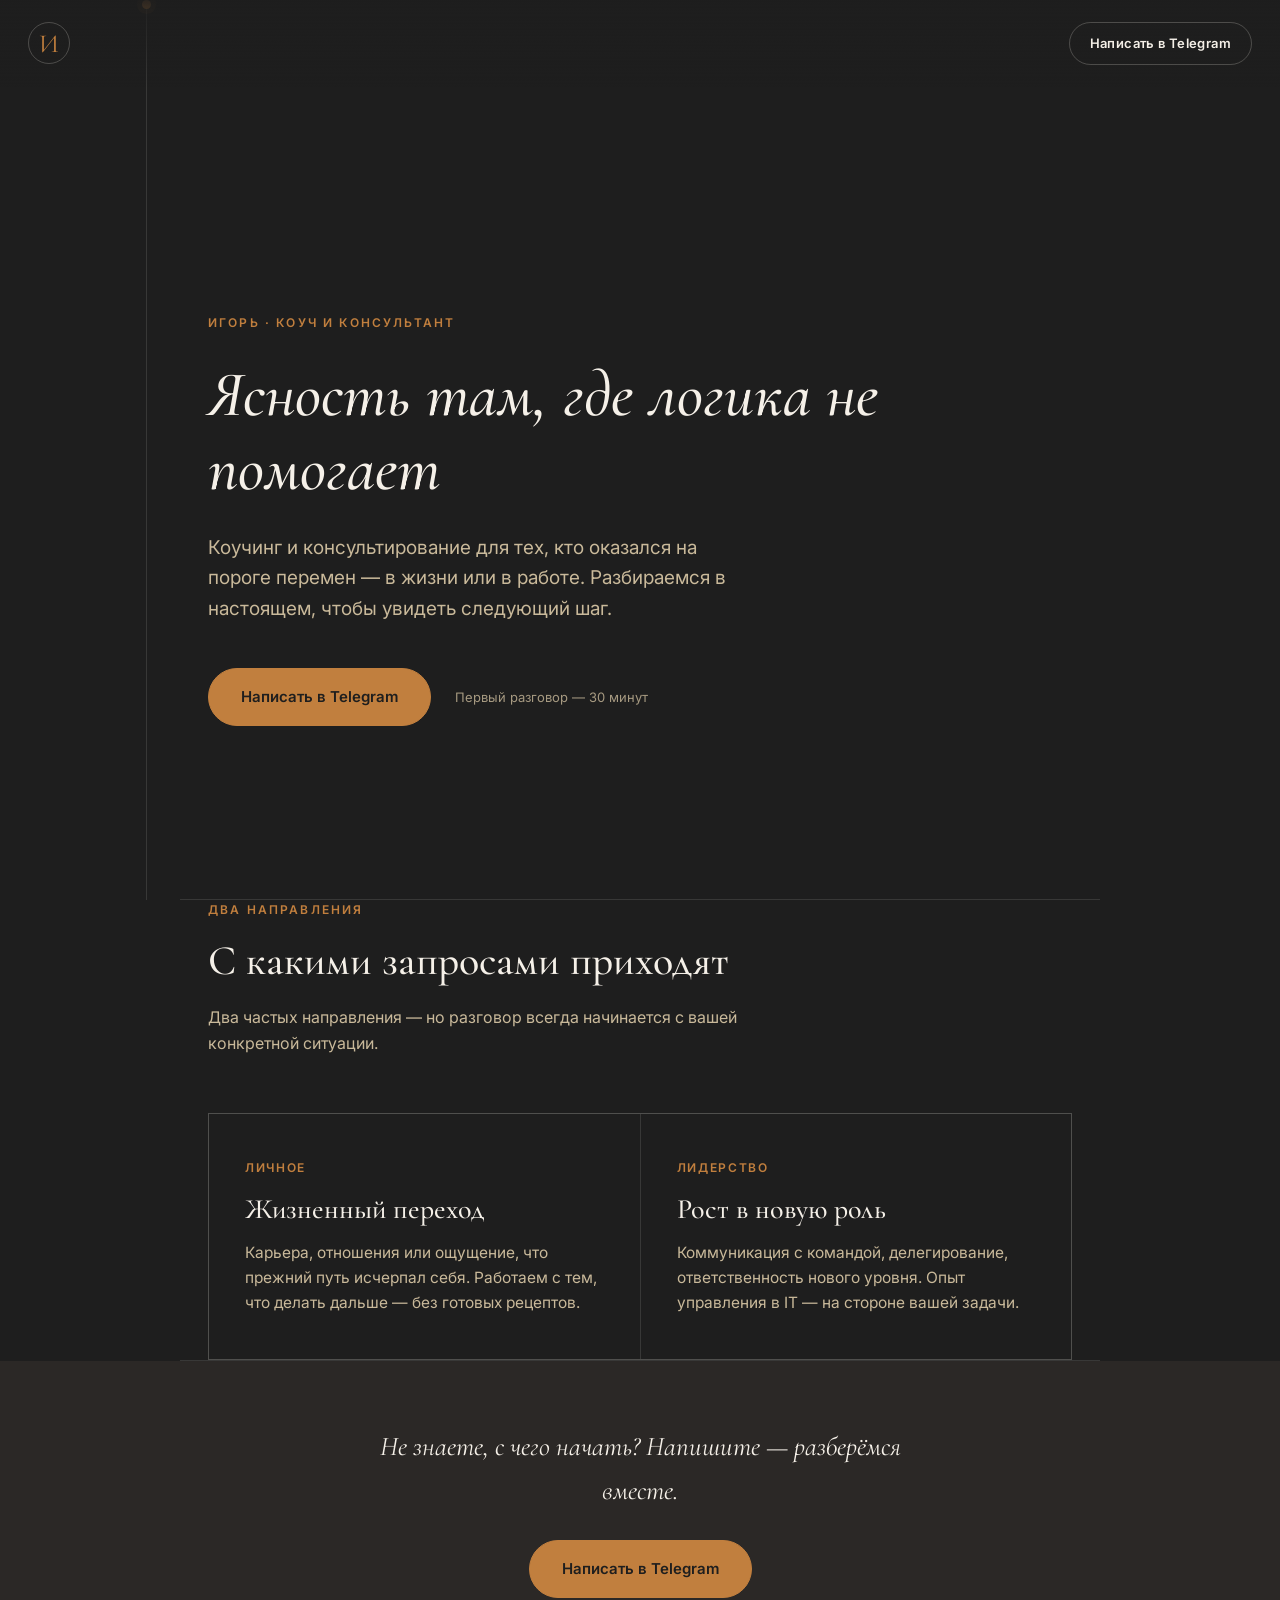
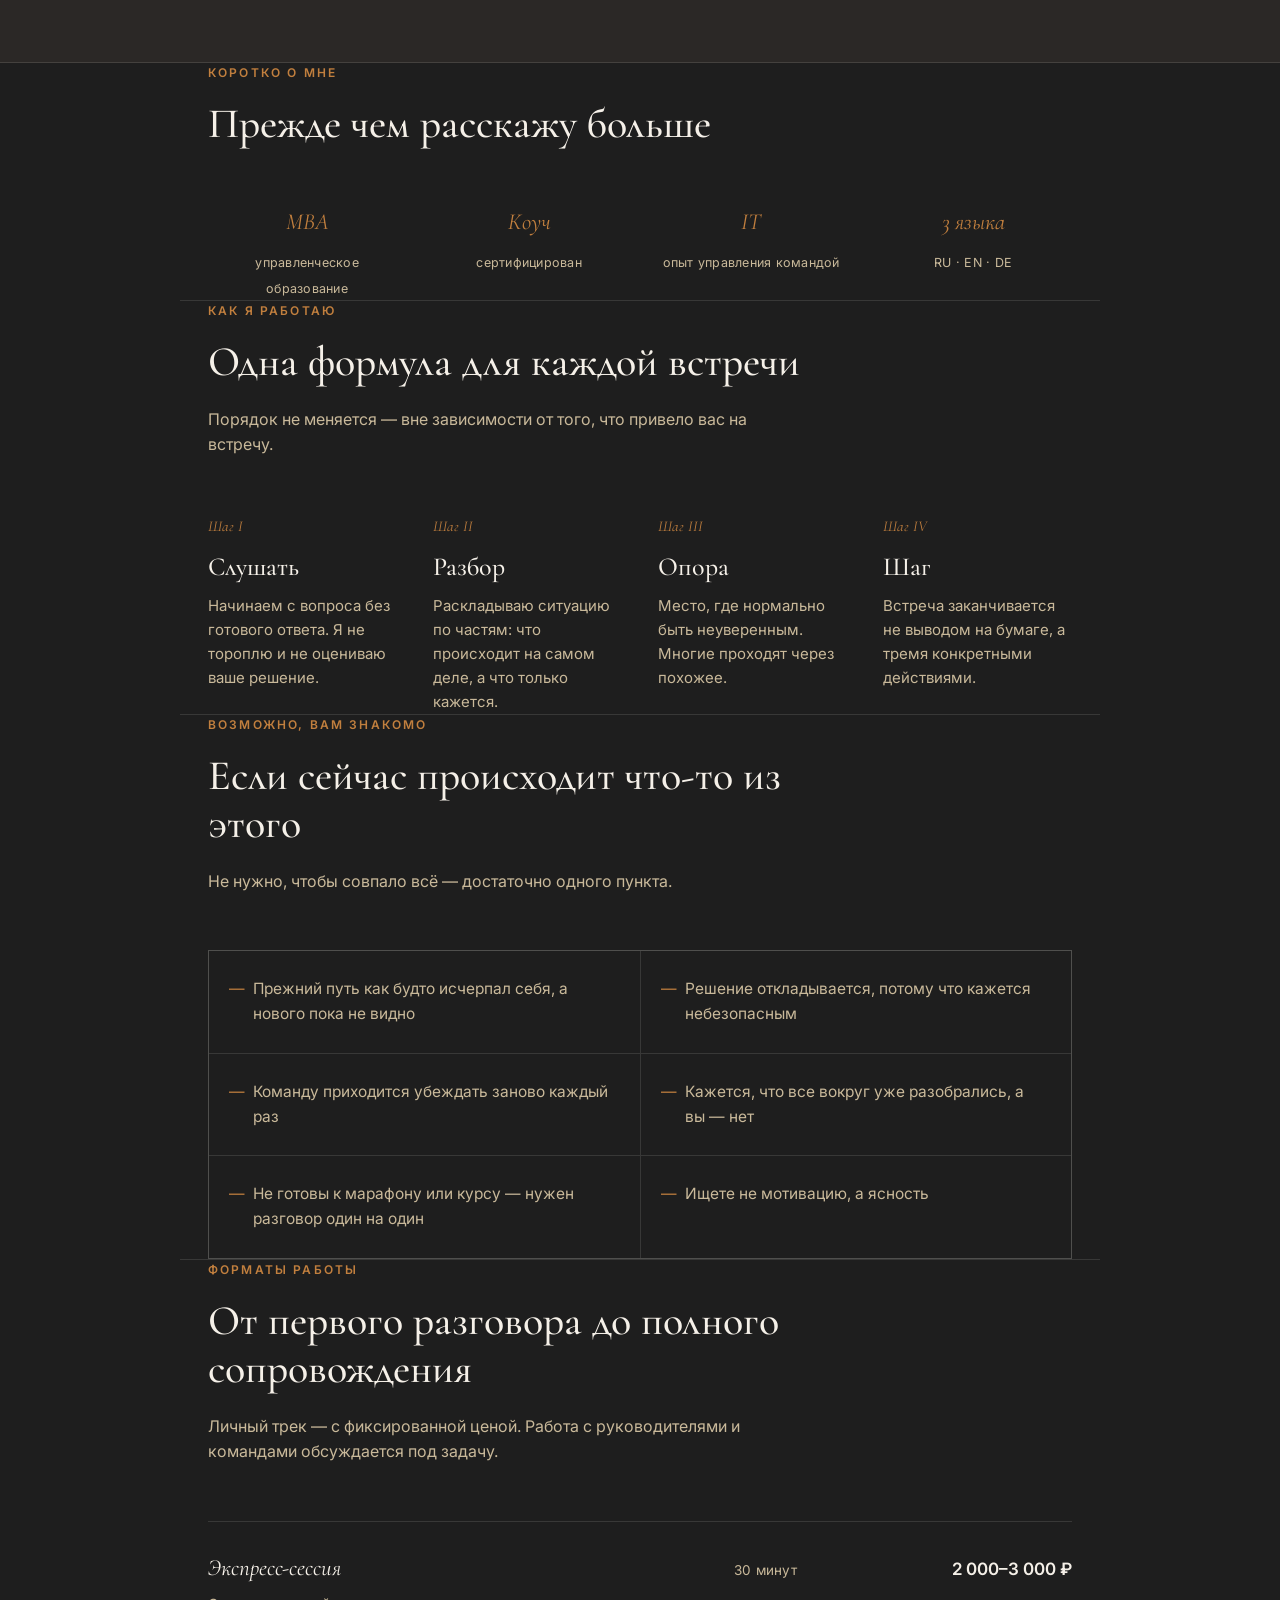
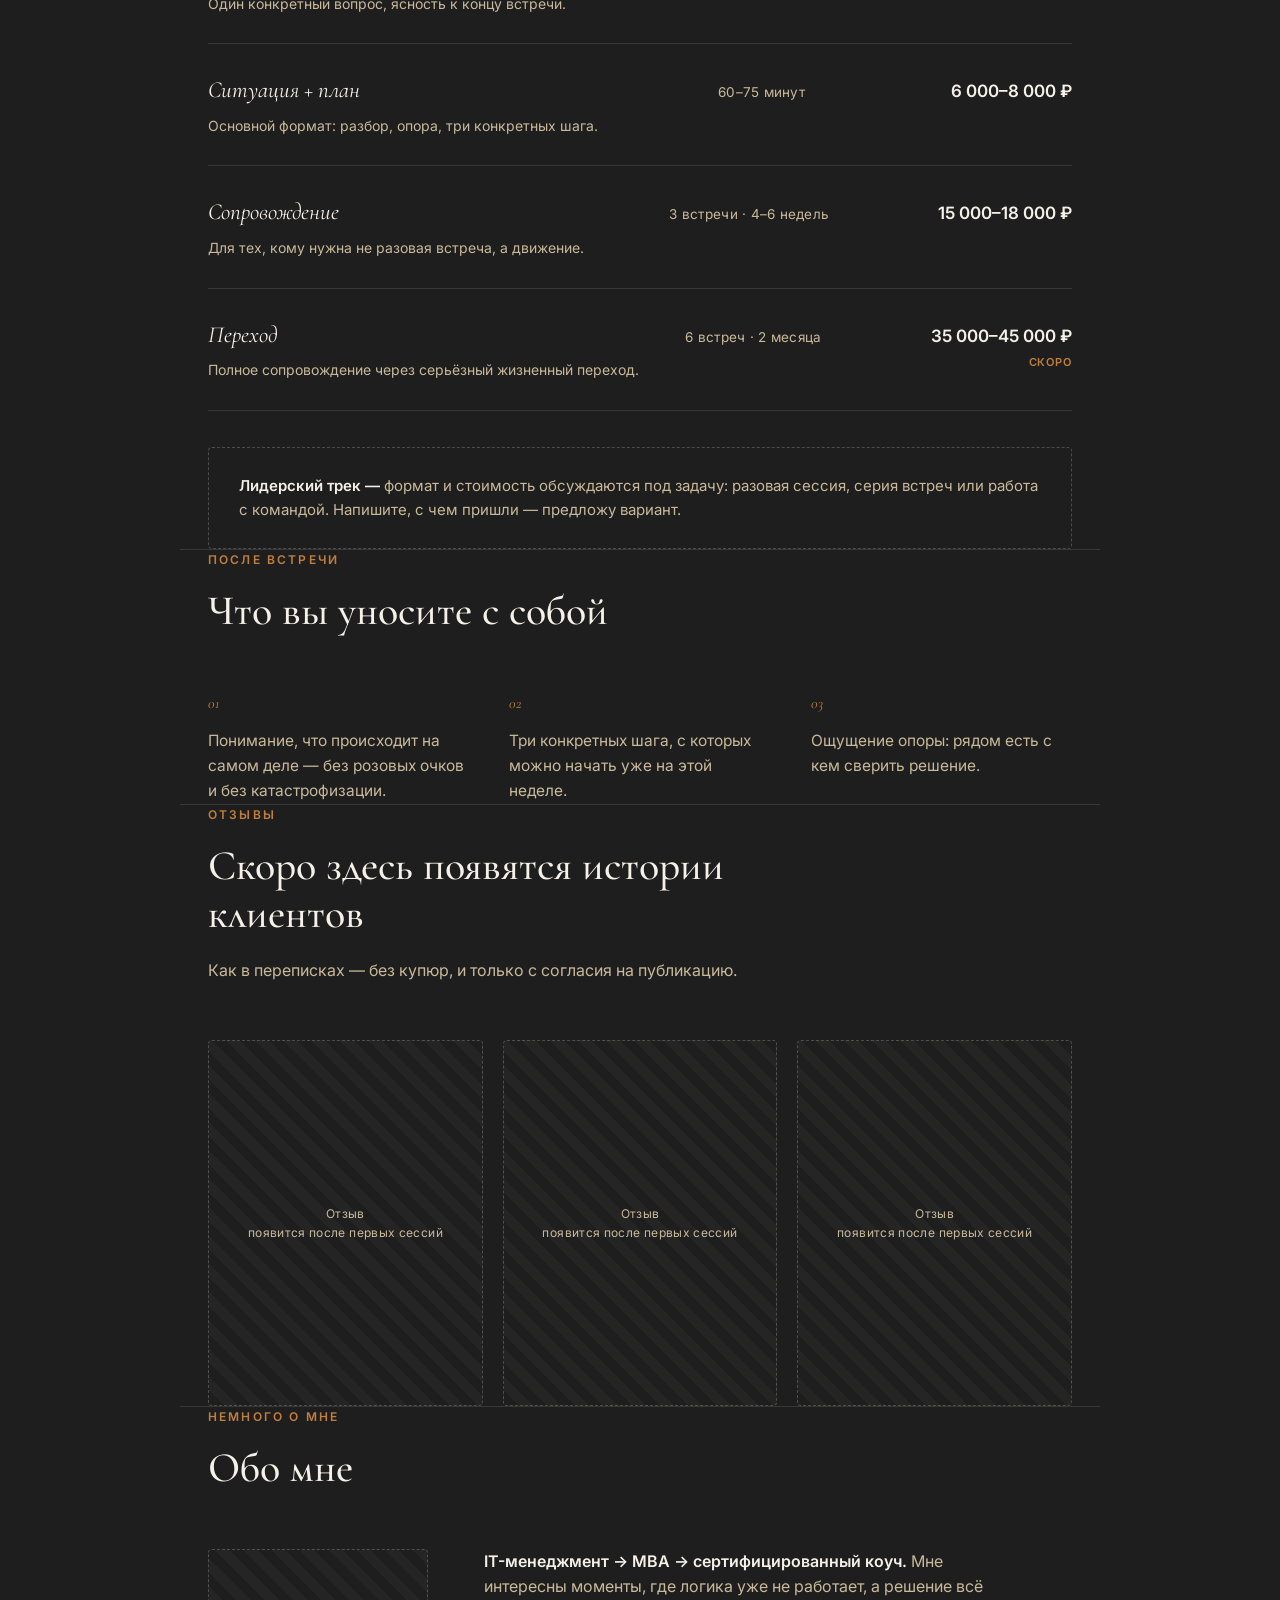
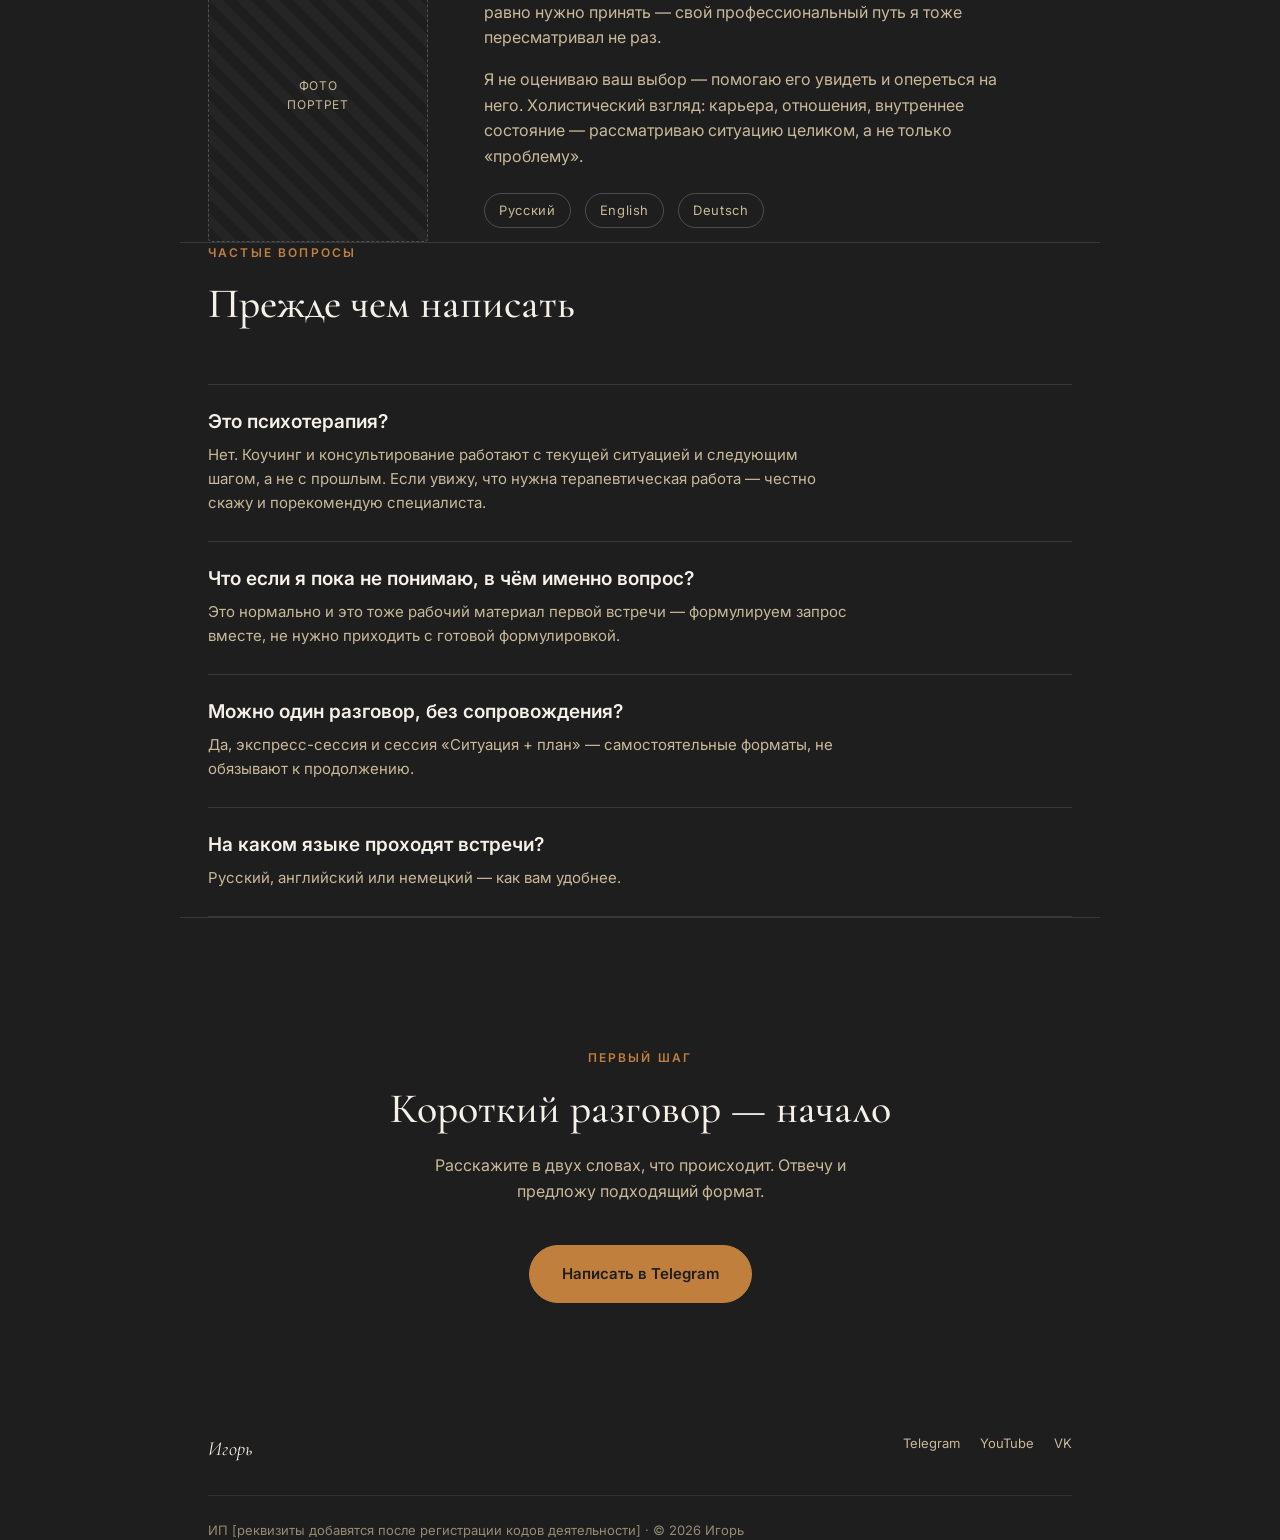
<file: index_1.html>
<!DOCTYPE html>
<html lang="ru">
<head>
<meta charset="UTF-8">
<meta name="viewport" content="width=device-width, initial-scale=1.0">
<title>Игорь — коуч и консультант. Ясность там, где логика не помогает</title>
<meta name="description" content="Коучинг и консультирование для личных и профессиональных переходов. Игорь — сертифицированный коуч, MBA, опыт в IT-менеджменте.">
<link rel="preconnect" href="https://fonts.googleapis.com">
<link rel="preconnect" href="https://fonts.gstatic.com" crossorigin>
<link href="https://fonts.googleapis.com/css2?family=Cormorant+Garamond:ital,wght@0,400;0,500;0,600;1,400&family=Inter:wght@400;500;600&display=swap" rel="stylesheet">
<style>

  :root{
    --bg-primary:#1E1E1E;
    --bg-secondary:#2B2826;
    --accent:#C17F3E;
    --accent-dim:#9c6832;
    --text-primary:#F5F0E8;
    --text-secondary:#C9B99A;
    --line:rgba(245,240,232,0.12);
    --line-strong:rgba(245,240,232,0.22);
    --serif:'Cormorant Garamond', Georgia, serif;
    --sans:'Inter', -apple-system, sans-serif;
    --max:920px;
  }

  *{margin:0;padding:0;box-sizing:border-box;}

  html{scroll-behavior:smooth;}
  @media (prefers-reduced-motion: reduce){
    html{scroll-behavior:auto;}
    *{animation-duration:0.001ms !important; transition-duration:0.001ms !important;}
  }

  body{
    background:var(--bg-primary);
    color:var(--text-primary);
    font-family:var(--sans);
    font-size:16px;
    line-height:1.6;
    -webkit-font-smoothing:antialiased;
  }

  a{color:inherit;}
  ::selection{background:var(--accent); color:var(--bg-primary);}

  a:focus-visible, button:focus-visible{
    outline:2px solid var(--accent);
    outline-offset:3px;
  }

  .wrap{
    max-width:var(--max);
    margin:0 auto;
    padding:0 28px;
  }

  /* ---------- Spine: the transition point traveling down the page ---------- */
  .spine{
    position:fixed;
    left:calc(50% - var(--max)/2 - 34px);
    top:0;
    bottom:0;
    width:1px;
    background:var(--line);
    z-index:5;
    display:block;
  }
  .spine-dot{
    position:absolute;
    left:50%;
    top:0;
    width:9px;
    height:9px;
    margin-left:-4.5px;
    border-radius:50%;
    background:var(--accent);
    box-shadow:0 0 0 5px rgba(193,127,62,0.15);
    transition:top 0.08s linear;
  }
  @media (max-width: 980px){
    .spine{ left:16px; }
  }
  @media (max-width: 620px){
    .spine{ display:none; }
  }

  /* ---------- Eyebrow / labels ---------- */
  .eyebrow{
    font-family:var(--sans);
    font-size:12px;
    font-weight:600;
    letter-spacing:0.18em;
    text-transform:uppercase;
    color:var(--accent);
    margin-bottom:18px;
    display:block;
  }

  h1, h2, h3{
    font-family:var(--serif);
    font-weight:500;
    color:var(--text-primary);
    line-height:1.15;
  }

  section{
    padding:110px 0;
    border-bottom:1px solid var(--line);
    position:relative;
  }
  section:last-of-type{ border-bottom:none; }

  /* ---------- Header ---------- */
  header{
    position:fixed;
    top:0; left:0; right:0;
    z-index:20;
    padding:22px 28px;
    display:flex;
    justify-content:space-between;
    align-items:center;
    background:linear-gradient(to bottom, rgba(30,30,30,0.92), rgba(30,30,30,0));
    pointer-events:none;
  }
  header .mono{
    pointer-events:auto;
    font-family:var(--serif);
    font-size:26px;
    color:var(--accent);
    border:1px solid var(--line-strong);
    width:42px; height:42px;
    display:flex; align-items:center; justify-content:center;
    border-radius:50%;
  }
  header .cta-mini{
    pointer-events:auto;
    font-family:var(--sans);
    font-size:13px;
    font-weight:600;
    letter-spacing:0.03em;
    color:var(--text-primary);
    border:1px solid var(--line-strong);
    padding:10px 20px;
    border-radius:100px;
    text-decoration:none;
    transition:border-color 0.2s, background 0.2s;
  }
  header .cta-mini:hover{ background:var(--accent); border-color:var(--accent); color:var(--bg-primary); }

  /* ---------- Hero ---------- */
  .hero{
    min-height:100vh;
    display:flex;
    flex-direction:column;
    justify-content:center;
    border-bottom:1px solid var(--line);
    padding-top:140px;
  }
  .hero .eyebrow{ margin-bottom:26px; }
  .hero h1{
    font-size:clamp(36px, 6vw, 64px);
    max-width:780px;
    margin-bottom:28px;
    font-style:italic;
  }
  .hero p.lead{
    font-size:19px;
    color:var(--text-secondary);
    max-width:520px;
    margin-bottom:44px;
  }
  .hero-actions{
    display:flex;
    align-items:center;
    gap:24px;
    flex-wrap:wrap;
  }
  .btn{
    display:inline-block;
    background:var(--accent);
    color:var(--bg-primary);
    font-family:var(--sans);
    font-weight:600;
    font-size:15px;
    padding:16px 32px;
    border-radius:100px;
    text-decoration:none;
    border:1px solid var(--accent);
    transition:transform 0.15s, background 0.15s;
  }
  .btn:hover{ background:var(--accent-dim); border-color:var(--accent-dim); transform:translateY(-1px); }
  .btn-ghost{
    background:transparent;
    color:var(--text-primary);
    border:1px solid var(--line-strong);
  }
  .btn-ghost:hover{ border-color:var(--accent); background:transparent; color:var(--accent); }
  .fineprint{
    font-size:13px;
    color:var(--text-secondary);
    opacity:0.8;
  }

  /* ---------- Formula section ---------- */
  .formula-grid{
    display:grid;
    grid-template-columns:repeat(4, 1fr);
    gap:36px;
    margin-top:56px;
  }
  .formula-item{ position:relative; padding-left:0; }
  .formula-num{
    font-family:var(--serif);
    font-style:italic;
    font-size:15px;
    color:var(--accent);
    display:block;
    margin-bottom:14px;
  }
  .formula-item h3{
    font-size:26px;
    margin-bottom:12px;
  }
  .formula-item p{
    color:var(--text-secondary);
    font-size:15px;
  }
  @media (max-width: 820px){
    .formula-grid{ grid-template-columns:1fr 1fr; }
  }
  @media (max-width: 560px){
    .formula-grid{ grid-template-columns:1fr; gap:40px; }
  }

  h2{
    font-size:clamp(28px, 4vw, 42px);
    max-width:640px;
    margin-bottom:20px;
  }
  .section-lead{
    color:var(--text-secondary);
    font-size:16px;
    max-width:560px;
    margin-bottom:20px;
  }

  /* ---------- Tracks ---------- */
  .tracks{
    display:grid;
    grid-template-columns:1fr 1fr;
    gap:1px;
    background:var(--line);
    margin-top:56px;
    border:1px solid var(--line);
  }
  .track-card{
    background:var(--bg-primary);
    padding:44px 36px;
  }
  .track-card .tag{
    font-size:12px;
    letter-spacing:0.14em;
    text-transform:uppercase;
    color:var(--accent);
    font-weight:600;
    margin-bottom:16px;
    display:block;
  }
  .track-card h3{
    font-size:28px;
    margin-bottom:16px;
  }
  .track-card p{
    color:var(--text-secondary);
    font-size:15.5px;
  }
  @media (max-width: 700px){
    .tracks{ grid-template-columns:1fr; }
  }

  /* ---------- Products ---------- */
  .products{
    margin-top:56px;
    display:flex;
    flex-direction:column;
  }
  .product-row{
    display:grid;
    grid-template-columns:2fr auto 1fr;
    gap:24px;
    align-items:baseline;
    padding:28px 0;
    border-top:1px solid var(--line);
  }
  .product-row:last-child{ border-bottom:1px solid var(--line); }
  .product-name{
    font-family:var(--serif);
    font-size:23px;
    font-style:italic;
  }
  .product-desc{
    grid-column:1;
    color:var(--text-secondary);
    font-size:14px;
    margin-top:6px;
  }
  .product-meta{
    color:var(--text-secondary);
    font-size:13.5px;
    letter-spacing:0.02em;
    white-space:nowrap;
  }
  .product-price{
    font-family:var(--sans);
    font-weight:600;
    font-size:17px;
    text-align:right;
    color:var(--text-primary);
    white-space:nowrap;
  }
  .product-price .soon{
    display:block;
    font-size:11px;
    font-weight:600;
    color:var(--accent);
    letter-spacing:0.08em;
    text-transform:uppercase;
    margin-top:4px;
  }
  @media (max-width: 620px){
    .product-row{ grid-template-columns:1fr; gap:6px; }
    .product-price{ text-align:left; }
  }
  .leadership-note{
    margin-top:36px;
    padding:26px 30px;
    border:1px dashed var(--line-strong);
    border-radius:4px;
    color:var(--text-secondary);
    font-size:15px;
  }
  .leadership-note strong{ color:var(--text-primary); font-weight:600; }

  /* ---------- About ---------- */
  .about-grid{
    display:grid;
    grid-template-columns:220px 1fr;
    gap:56px;
    margin-top:56px;
    align-items:start;
  }
  .portrait-placeholder{
    aspect-ratio:3/4;
    border:1px dashed var(--line-strong);
    border-radius:4px;
    display:flex;
    align-items:center;
    justify-content:center;
    text-align:center;
    font-size:12px;
    color:var(--text-secondary);
    letter-spacing:0.05em;
    text-transform:uppercase;
    background:
      repeating-linear-gradient(45deg, transparent, transparent 10px, rgba(245,240,232,0.03) 10px, rgba(245,240,232,0.03) 20px);
    padding:20px;
  }
  .about-text p{ margin-bottom:16px; color:var(--text-secondary); font-size:16px; max-width:520px; }
  .about-text p strong{ color:var(--text-primary); font-weight:600; }
  .langs{
    margin-top:24px;
    display:flex;
    gap:14px;
    font-size:13px;
    color:var(--text-secondary);
    letter-spacing:0.05em;
  }
  .langs span{
    border:1px solid var(--line-strong);
    padding:6px 14px;
    border-radius:100px;
  }
  @media (max-width: 700px){
    .about-grid{ grid-template-columns:1fr; }
    .portrait-placeholder{ max-width:220px; }
  }

  /* ---------- FAQ ---------- */
  .faq{ margin-top:56px; }
  .faq-item{
    border-top:1px solid var(--line);
    padding:26px 0;
  }
  .faq-item:last-child{ border-bottom:1px solid var(--line); }
  .faq-item h3{
    font-size:19px;
    font-family:var(--sans);
    font-weight:600;
    margin-bottom:10px;
  }
  .faq-item p{ color:var(--text-secondary); font-size:15px; max-width:640px; }

  /* ---------- Final CTA ---------- */
  .final-cta{
    text-align:center;
    padding:130px 0;
  }
  .final-cta h2{ margin:0 auto 20px auto; }
  .final-cta p{ color:var(--text-secondary); max-width:460px; margin:0 auto 40px auto; }
  .final-cta .hero-actions{ justify-content:center; }

  /* ---------- Footer ---------- */
  footer{
    padding:50px 0 60px 0;
    color:var(--text-secondary);
    font-size:13px;
  }
  .footer-top{
    display:flex;
    justify-content:space-between;
    align-items:flex-start;
    flex-wrap:wrap;
    gap:24px;
    margin-bottom:30px;
  }
  .footer-brand{
    font-family:var(--serif);
    font-style:italic;
    font-size:20px;
    color:var(--text-primary);
  }
  .footer-links{
    display:flex;
    gap:20px;
  }
  .footer-links a{ text-decoration:none; color:var(--text-secondary); transition:color 0.15s; }
  .footer-links a:hover{ color:var(--accent); }
  .footer-legal{
    border-top:1px solid var(--line);
    padding-top:24px;
    opacity:0.7;
  }

  .fade-in{
    opacity:0;
    transform:translateY(16px);
    transition:opacity 0.7s ease, transform 0.7s ease;
  }
  .fade-in.visible{ opacity:1; transform:none; }
  @media (prefers-reduced-motion: reduce){
    .fade-in{ opacity:1; transform:none; transition:none; }
  }

  /* ---------- CTA banner ---------- */
  .cta-banner{
    padding:64px 0;
    text-align:center;
    background:var(--bg-secondary);
    border-bottom:1px solid var(--line);
  }
  .cta-banner p{
    font-family:var(--serif);
    font-style:italic;
    font-size:clamp(20px, 3vw, 27px);
    color:var(--text-primary);
    max-width:580px;
    margin:0 auto 28px auto;
  }

  /* ---------- Stats / credentials ---------- */
  .stats-row{
    display:grid;
    grid-template-columns:repeat(4, 1fr);
    gap:24px;
    margin-top:56px;
  }
  .stat-item{ text-align:center; padding:0 10px; }
  .stat-item .stat-value{
    font-family:var(--serif);
    font-style:italic;
    font-size:23px;
    color:var(--accent);
    display:block;
    margin-bottom:8px;
  }
  .stat-item .stat-label{
    font-family:var(--sans);
    font-size:12.5px;
    color:var(--text-secondary);
    letter-spacing:0.02em;
  }
  @media (max-width: 700px){
    .stats-row{ grid-template-columns:1fr 1fr; gap:32px 16px; }
  }

  /* ---------- Pain checklist ---------- */
  .pain-grid{
    display:grid;
    grid-template-columns:1fr 1fr;
    gap:1px;
    background:var(--line);
    border:1px solid var(--line);
    margin-top:56px;
  }
  .pain-item{
    background:var(--bg-primary);
    padding:26px 30px 26px 44px;
    font-size:15.5px;
    color:var(--text-secondary);
    position:relative;
  }
  .pain-item::before{
    content:"—";
    position:absolute;
    left:20px;
    color:var(--accent);
  }
  @media (max-width: 700px){
    .pain-grid{ grid-template-columns:1fr; }
  }

  /* ---------- Results (после встречи) ---------- */
  .results-grid{
    display:grid;
    grid-template-columns:repeat(3, 1fr);
    gap:40px;
    margin-top:56px;
  }
  .result-item .result-num{
    font-family:var(--serif);
    font-style:italic;
    font-size:15px;
    color:var(--accent);
    display:block;
    margin-bottom:14px;
  }
  .result-item p{ color:var(--text-secondary); font-size:15.5px; }
  @media (max-width: 820px){
    .results-grid{ grid-template-columns:1fr; gap:32px; }
  }

  /* ---------- Testimonials placeholder ---------- */
  .testimonial-grid{
    display:grid;
    grid-template-columns:repeat(3, 1fr);
    gap:20px;
    margin-top:56px;
  }
  .testimonial-placeholder{
    aspect-ratio:3/4;
    border:1px dashed var(--line-strong);
    border-radius:4px;
    display:flex;
    align-items:center;
    justify-content:center;
    text-align:center;
    padding:20px;
    font-size:12px;
    color:var(--text-secondary);
    letter-spacing:0.03em;
    background:repeating-linear-gradient(45deg, transparent, transparent 10px, rgba(245,240,232,0.03) 10px, rgba(245,240,232,0.03) 20px);
  }
  @media (max-width: 820px){
    .testimonial-grid{ grid-template-columns:1fr 1fr; }
  }
  @media (max-width: 560px){
    .testimonial-grid{ grid-template-columns:1fr; }
  }

</style>
</head>
<body>

<div class="spine" id="spine"><div class="spine-dot" id="spineDot"></div></div>

<header>
  <div class="mono">И</div>
  <a class="cta-mini" href="#contact">Написать в Telegram</a>
</header>

<main>

  <section class="hero wrap">
    <span class="eyebrow">Игорь · Коуч и консультант</span>
    <h1>Ясность там, где логика не помогает</h1>
    <p class="lead">Коучинг и консультирование для тех, кто оказался на пороге перемен — в жизни или в работе. Разбираемся в настоящем, чтобы увидеть следующий шаг.</p>
    <div class="hero-actions">
      <a class="btn" href="#contact">Написать в Telegram</a>
      <span class="fineprint">Первый разговор — 30 минут</span>
    </div>
  </section>

  <section class="wrap fade-in">
    <span class="eyebrow">Два направления</span>
    <h2>С какими запросами приходят</h2>
    <p class="section-lead">Два частых направления — но разговор всегда начинается с вашей конкретной ситуации.</p>
    <div class="tracks">
      <div class="track-card">
        <span class="tag">Личное</span>
        <h3>Жизненный переход</h3>
        <p>Карьера, отношения или ощущение, что прежний путь исчерпал себя. Работаем с тем, что делать дальше — без готовых рецептов.</p>
      </div>
      <div class="track-card">
        <span class="tag">Лидерство</span>
        <h3>Рост в новую роль</h3>
        <p>Коммуникация с командой, делегирование, ответственность нового уровня. Опыт управления в IT — на стороне вашей задачи.</p>
      </div>
    </div>
  </section>

  <section class="cta-banner">
    <div class="wrap">
      <p>Не знаете, с чего начать? Напишите — разберёмся вместе.</p>
      <a class="btn" href="#contact">Написать в Telegram</a>
    </div>
  </section>

  <section class="wrap fade-in">
    <span class="eyebrow">Коротко о мне</span>
    <h2>Прежде чем расскажу больше</h2>
    <div class="stats-row">
      <div class="stat-item"><span class="stat-value">MBA</span><span class="stat-label">управленческое образование</span></div>
      <div class="stat-item"><span class="stat-value">Коуч</span><span class="stat-label">сертифицирован</span></div>
      <div class="stat-item"><span class="stat-value">IT</span><span class="stat-label">опыт управления командой</span></div>
      <div class="stat-item"><span class="stat-value">3 языка</span><span class="stat-label">RU · EN · DE</span></div>
    </div>
  </section>

  <section class="wrap fade-in">
    <span class="eyebrow">Как я работаю</span>
    <h2>Одна формула для каждой встречи</h2>
    <p class="section-lead">Порядок не меняется — вне зависимости от того, что привело вас на встречу.</p>
    <div class="formula-grid">
      <div class="formula-item">
        <span class="formula-num">Шаг I</span>
        <h3>Слушать</h3>
        <p>Начинаем с вопроса без готового ответа. Я не тороплю и не оцениваю ваше решение.</p>
      </div>
      <div class="formula-item">
        <span class="formula-num">Шаг II</span>
        <h3>Разбор</h3>
        <p>Раскладываю ситуацию по частям: что происходит на самом деле, а что только кажется.</p>
      </div>
      <div class="formula-item">
        <span class="formula-num">Шаг III</span>
        <h3>Опора</h3>
        <p>Место, где нормально быть неуверенным. Многие проходят через похожее.</p>
      </div>
      <div class="formula-item">
        <span class="formula-num">Шаг IV</span>
        <h3>Шаг</h3>
        <p>Встреча заканчивается не выводом на бумаге, а тремя конкретными действиями.</p>
      </div>
    </div>
  </section>

  <section class="wrap fade-in">
    <span class="eyebrow">Возможно, вам знакомо</span>
    <h2>Если сейчас происходит что-то из этого</h2>
    <p class="section-lead">Не нужно, чтобы совпало всё — достаточно одного пункта.</p>
    <div class="pain-grid">
      <div class="pain-item">Прежний путь как будто исчерпал себя, а нового пока не видно</div>
      <div class="pain-item">Решение откладывается, потому что кажется небезопасным</div>
      <div class="pain-item">Команду приходится убеждать заново каждый раз</div>
      <div class="pain-item">Кажется, что все вокруг уже разобрались, а вы — нет</div>
      <div class="pain-item">Не готовы к марафону или курсу — нужен разговор один на один</div>
      <div class="pain-item">Ищете не мотивацию, а ясность</div>
    </div>
  </section>

  <section class="wrap fade-in">
    <span class="eyebrow">Форматы работы</span>
    <h2>От первого разговора до полного сопровождения</h2>
    <p class="section-lead">Личный трек — с фиксированной ценой. Работа с руководителями и командами обсуждается под задачу.</p>

    <div class="products">
      <div class="product-row">
        <div>
          <div class="product-name">Экспресс-сессия</div>
          <div class="product-desc">Один конкретный вопрос, ясность к концу встречи.</div>
        </div>
        <div class="product-meta">30 минут</div>
        <div class="product-price">2 000–3 000 ₽</div>
      </div>
      <div class="product-row">
        <div>
          <div class="product-name">Ситуация + план</div>
          <div class="product-desc">Основной формат: разбор, опора, три конкретных шага.</div>
        </div>
        <div class="product-meta">60–75 минут</div>
        <div class="product-price">6 000–8 000 ₽</div>
      </div>
      <div class="product-row">
        <div>
          <div class="product-name">Сопровождение</div>
          <div class="product-desc">Для тех, кому нужна не разовая встреча, а движение.</div>
        </div>
        <div class="product-meta">3 встречи · 4–6 недель</div>
        <div class="product-price">15 000–18 000 ₽</div>
      </div>
      <div class="product-row">
        <div>
          <div class="product-name">Переход</div>
          <div class="product-desc">Полное сопровождение через серьёзный жизненный переход.</div>
        </div>
        <div class="product-meta">6 встреч · 2 месяца</div>
        <div class="product-price">35 000–45 000 ₽<span class="soon">Скоро</span></div>
      </div>
    </div>

    <div class="leadership-note">
      <strong>Лидерский трек —</strong> формат и стоимость обсуждаются под задачу: разовая сессия, серия встреч или работа с командой. Напишите, с чем пришли — предложу вариант.
    </div>
  </section>

  <section class="wrap fade-in">
    <span class="eyebrow">После встречи</span>
    <h2>Что вы уносите с собой</h2>
    <div class="results-grid">
      <div class="result-item">
        <span class="result-num">01</span>
        <p>Понимание, что происходит на самом деле — без розовых очков и без катастрофизации.</p>
      </div>
      <div class="result-item">
        <span class="result-num">02</span>
        <p>Три конкретных шага, с которых можно начать уже на этой неделе.</p>
      </div>
      <div class="result-item">
        <span class="result-num">03</span>
        <p>Ощущение опоры: рядом есть с кем сверить решение.</p>
      </div>
    </div>
  </section>

  <section class="wrap fade-in">
    <span class="eyebrow">Отзывы</span>
    <h2>Скоро здесь появятся истории клиентов</h2>
    <p class="section-lead">Как в переписках — без купюр, и только с согласия на публикацию.</p>
    <div class="testimonial-grid">
      <div class="testimonial-placeholder">Отзыв<br>появится после первых сессий</div>
      <div class="testimonial-placeholder">Отзыв<br>появится после первых сессий</div>
      <div class="testimonial-placeholder">Отзыв<br>появится после первых сессий</div>
    </div>
  </section>

  <section class="wrap fade-in">
    <span class="eyebrow">Немного о мне</span>
    <h2>Обо мне</h2>
    <div class="about-grid">
      <div class="portrait-placeholder">Фото<br>портрет</div>
      <div class="about-text">
        <p><strong>IT-менеджмент → MBA → сертифицированный коуч.</strong> Мне интересны моменты, где логика уже не работает, а решение всё равно нужно принять — свой профессиональный путь я тоже пересматривал не раз.</p>
        <p>Я не оцениваю ваш выбор — помогаю его увидеть и опереться на него. Холистический взгляд: карьера, отношения, внутреннее состояние — рассматриваю ситуацию целиком, а не только «проблему».</p>
        <div class="langs">
          <span>Русский</span>
          <span>English</span>
          <span>Deutsch</span>
        </div>
      </div>
    </div>
  </section>

  <section class="wrap fade-in">
    <span class="eyebrow">Частые вопросы</span>
    <h2>Прежде чем написать</h2>
    <div class="faq">
      <div class="faq-item">
        <h3>Это психотерапия?</h3>
        <p>Нет. Коучинг и консультирование работают с текущей ситуацией и следующим шагом, а не с прошлым. Если увижу, что нужна терапевтическая работа — честно скажу и порекомендую специалиста.</p>
      </div>
      <div class="faq-item">
        <h3>Что если я пока не понимаю, в чём именно вопрос?</h3>
        <p>Это нормально и это тоже рабочий материал первой встречи — формулируем запрос вместе, не нужно приходить с готовой формулировкой.</p>
      </div>
      <div class="faq-item">
        <h3>Можно один разговор, без сопровождения?</h3>
        <p>Да, экспресс-сессия и сессия «Ситуация + план» — самостоятельные форматы, не обязывают к продолжению.</p>
      </div>
      <div class="faq-item">
        <h3>На каком языке проходят встречи?</h3>
        <p>Русский, английский или немецкий — как вам удобнее.</p>
      </div>
    </div>
  </section>

  <section class="final-cta wrap" id="contact">
    <span class="eyebrow">Первый шаг</span>
    <h2>Короткий разговор — начало</h2>
    <p>Расскажите в двух словах, что происходит. Отвечу и предложу подходящий формат.</p>
    <div class="hero-actions">
      <a class="btn" href="https://t.me/REPLACE_ME" target="_blank" rel="noopener">Написать в Telegram</a>
    </div>
  </section>

</main>

<footer class="wrap">
  <div class="footer-top">
    <div class="footer-brand">Игорь</div>
    <div class="footer-links">
      <a href="https://t.me/REPLACE_ME" target="_blank" rel="noopener">Telegram</a>
      <a href="https://youtube.com/REPLACE_ME" target="_blank" rel="noopener">YouTube</a>
      <a href="https://vk.com/REPLACE_ME" target="_blank" rel="noopener">VK</a>
    </div>
  </div>
  <div class="footer-legal">
    ИП [реквизиты добавятся после регистрации кодов деятельности] · © <span id="year"></span> Игорь
  </div>
</footer>

<script>
  document.getElementById('year').textContent = new Date().getFullYear();

  // Spine progress dot — the "transition point" traveling as the reader scrolls
  var spine = document.getElementById('spine');
  var dot = document.getElementById('spineDot');
  var reduceMotion = window.matchMedia('(prefers-reduced-motion: reduce)').matches;

  function updateSpine(){
    if (!spine || spine.offsetParent === null) return;
    var scrollTop = window.scrollY || document.documentElement.scrollTop;
    var docHeight = document.documentElement.scrollHeight - window.innerHeight;
    var pct = docHeight > 0 ? Math.min(1, Math.max(0, scrollTop / docHeight)) : 0;
    var spineHeight = spine.offsetHeight;
    dot.style.top = (pct * spineHeight) + 'px';
  }

  window.addEventListener('scroll', updateSpine, { passive: true });
  window.addEventListener('resize', updateSpine);
  updateSpine();

  // Fade-in on scroll
  if (!reduceMotion && 'IntersectionObserver' in window){
    var observer = new IntersectionObserver(function(entries){
      entries.forEach(function(entry){
        if (entry.isIntersecting){
          entry.target.classList.add('visible');
          observer.unobserve(entry.target);
        }
      });
    }, { threshold: 0.15 });
    document.querySelectorAll('.fade-in').forEach(function(el){ observer.observe(el); });
  } else {
    document.querySelectorAll('.fade-in').forEach(function(el){ el.classList.add('visible'); });
  }
</script>

</body>
</html>
</file>
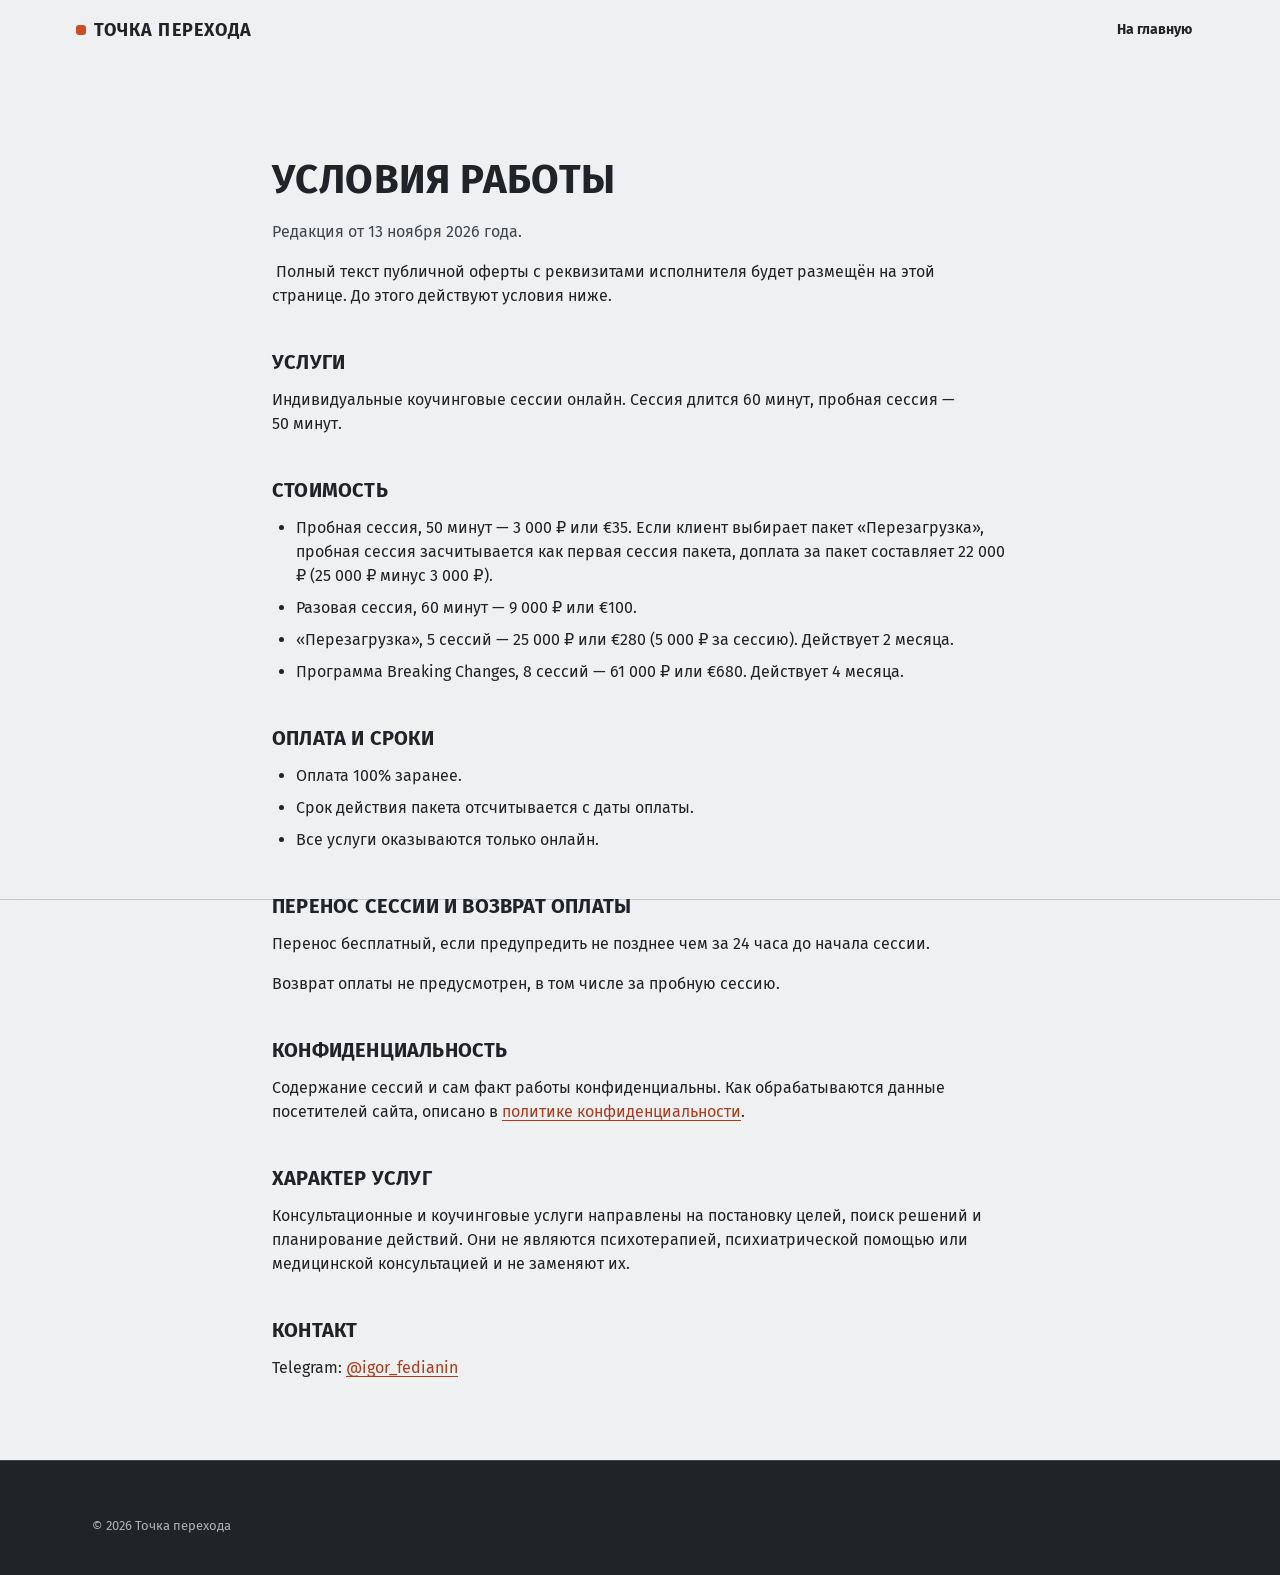
<file: oferta.html>
<!doctype html>
<html lang="ru">
<head>
<meta charset="utf-8">
<meta name="viewport" content="width=device-width, initial-scale=1">
<title>Условия работы — Точка перехода</title>
<meta name="description" content="Условия оказания коучинговых услуг: форматы, цены, оплата, перенос сессий, срок действия пакетов.">
<!-- ЗАКРЫТО ОТ ИНДЕКСАЦИИ. Чтобы открыть, см. раздел «Индексация» в README.md -->
<meta name="robots" content="noindex, nofollow, noarchive">
<link rel="canonical" href="https://igor-fedianin.com/oferta.html">
<meta name="theme-color" content="#ffffff">
<meta name="color-scheme" content="light">
<link rel="icon" href="assets/favicon.svg" type="image/svg+xml">
<link rel="stylesheet" href="css/style.css">
</head>
<body>
<header class="header">
  <div class="container header__in">
    <a class="logo" href="./"><span class="logo__dot" aria-hidden="true"></span><span>Точка перехода</span></a>
    <a class="btn btn--sm btn--ghost" href="./">На главную</a>
  </div>
</header>
<main class="doc">
  <div class="container narrow">
    <h1>Условия работы</h1>
    <p class="muted">Редакция от 13 ноября 2026 года.</p>

    <!-- ЗАПОЛНИТЬ: когда будут реквизиты, замените этот абзац текстом публичной оферты или добавьте её ниже. -->
    <p><span class="todo">Полный текст публичной оферты с реквизитами исполнителя будет размещён на этой странице. До этого действуют условия ниже.</span></p>

    <h2>Услуги</h2>
    <p>Индивидуальные коучинговые сессии онлайн. Сессия длится 60 минут, пробная сессия — 50 минут.</p>

    <h2>Стоимость</h2>
    <ul>
      <li>Пробная сессия, 50 минут — 3 000 ₽ или €35. Если клиент выбирает пакет «Перезагрузка», пробная сессия засчитывается как первая сессия пакета, доплата за пакет составляет 22 000 ₽ (25 000 ₽ минус 3 000 ₽).</li>
      <li>Разовая сессия, 60 минут — 9 000 ₽ или €100.</li>
      <li>«Перезагрузка», 5 сессий — 25 000 ₽ или €280 (5 000 ₽ за сессию). Действует 2 месяца.</li>
      <li>Программа Breaking Changes, 8 сессий — 61 000 ₽ или €680. Действует 4 месяца.</li>
    </ul>

    <h2>Оплата и сроки</h2>
    <ul>
      <li>Оплата 100% заранее.</li>
      <li>Срок действия пакета отсчитывается с даты оплаты.</li>
      <li>Все услуги оказываются только онлайн.</li>
    </ul>

    <h2>Перенос сессии и возврат оплаты</h2>
    <p>Перенос бесплатный, если предупредить не позднее чем за 24 часа до начала сессии.</p>
    <p>Возврат оплаты не предусмотрен, в том числе за пробную сессию.</p>

    <h2>Конфиденциальность</h2>
    <p>Содержание сессий и сам факт работы конфиденциальны. Как обрабатываются данные посетителей сайта, описано в <a href="privacy.html">политике конфиденциальности</a>.</p>

    <h2>Характер услуг</h2>
    <p>Консультационные и коучинговые услуги направлены на постановку целей, поиск решений и планирование действий. Они не являются психотерапией, психиатрической помощью или медицинской консультацией и не заменяют их.</p>

    <h2>Контакт</h2>
    <p>Telegram: <a href="https://t.me/igor_fedianin" target="_blank" rel="noopener">@igor_fedianin</a></p>
  </div>
</main>
<footer class="footer">
  <div class="container"><p class="copy">© 2026 Точка перехода</p></div>
</footer>
</body>
</html>
</file>
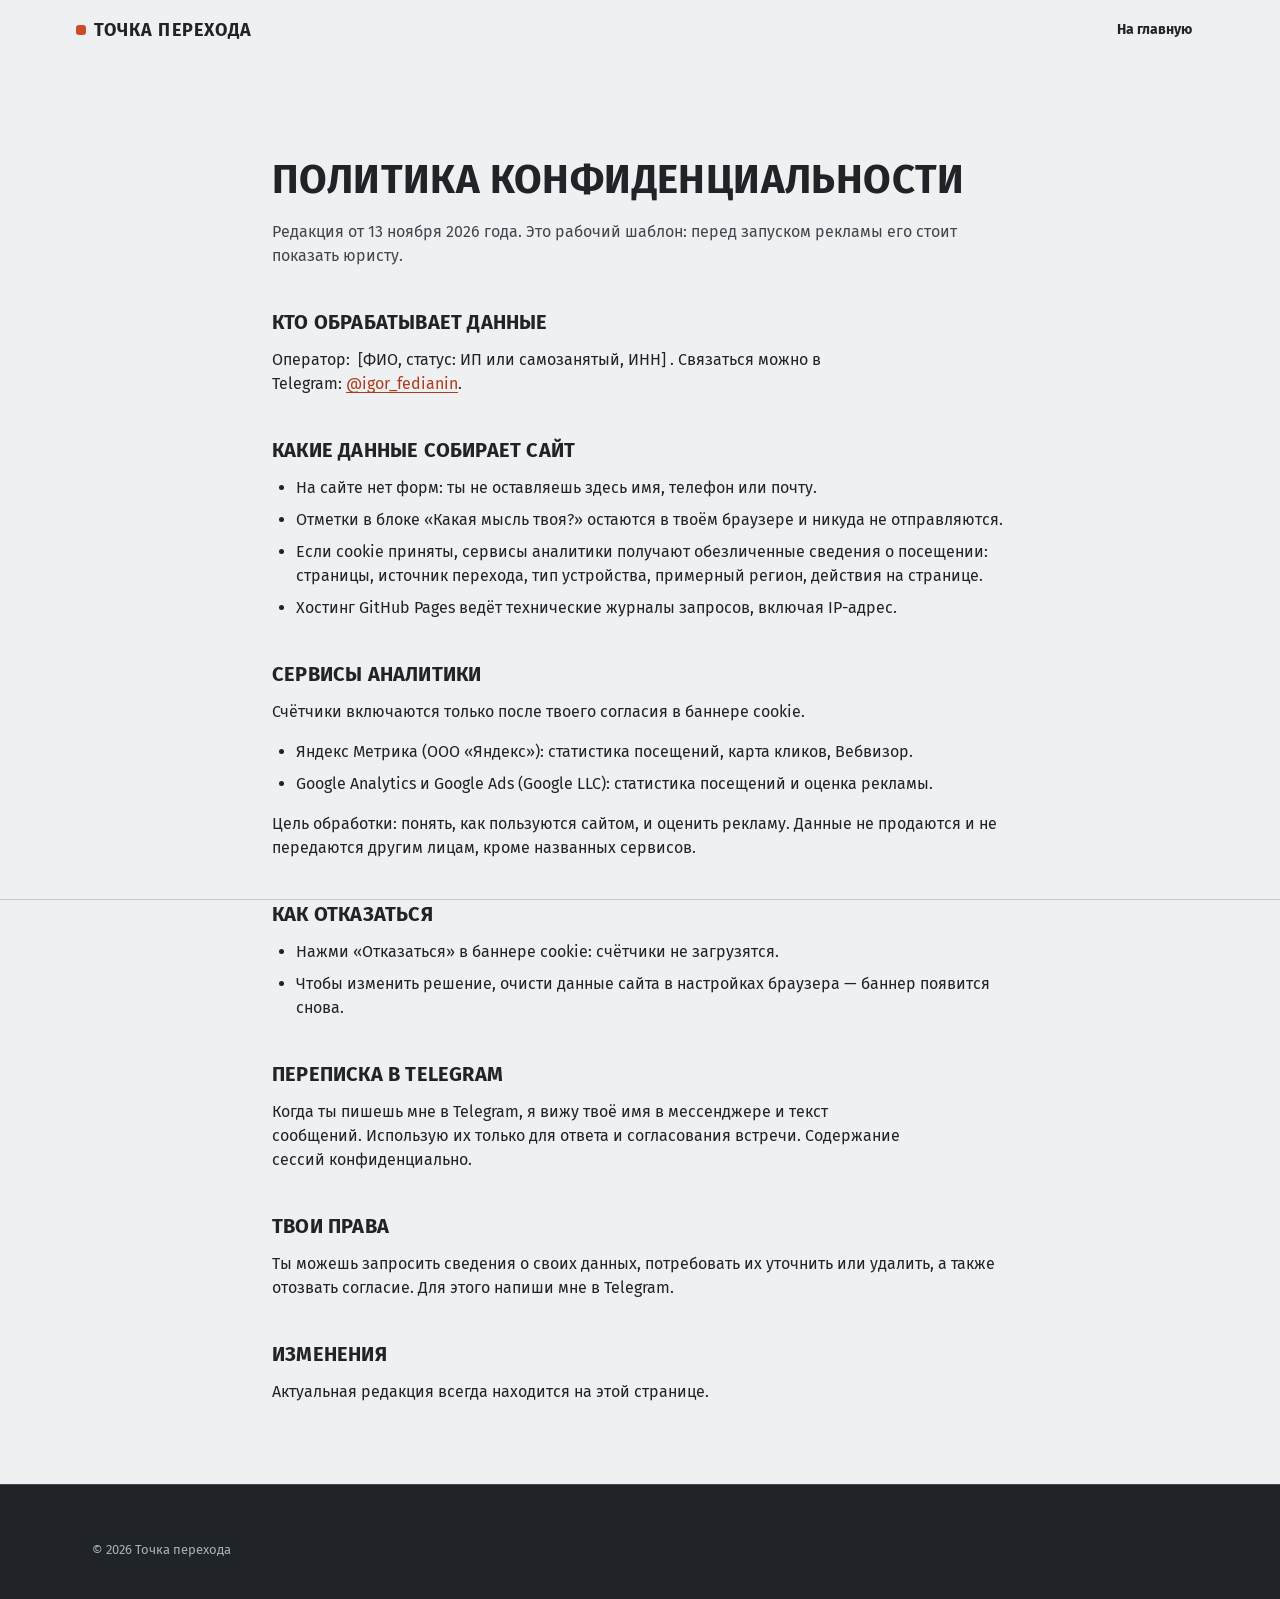
<file: privacy.html>
<!doctype html>
<html lang="ru">
<head>
<meta charset="utf-8">
<meta name="viewport" content="width=device-width, initial-scale=1">
<title>Политика конфиденциальности — Точка перехода</title>
<meta name="description" content="Какие данные собирает сайт «Точка перехода», зачем и как отказаться от cookie и аналитики.">
<!-- ЗАКРЫТО ОТ ИНДЕКСАЦИИ. Чтобы открыть, см. раздел «Индексация» в README.md -->
<meta name="robots" content="noindex, nofollow, noarchive">
<link rel="canonical" href="https://igor-fedianin.com/privacy.html">
<meta name="theme-color" content="#ffffff">
<meta name="color-scheme" content="light">
<link rel="icon" href="assets/favicon.svg" type="image/svg+xml">
<link rel="stylesheet" href="css/style.css">
</head>
<body>
<header class="header">
  <div class="container header__in">
    <a class="logo" href="./"><span class="logo__dot" aria-hidden="true"></span><span>Точка перехода</span></a>
    <a class="btn btn--sm btn--ghost" href="./">На главную</a>
  </div>
</header>
<main class="doc">
  <div class="container narrow">
    <h1>Политика конфиденциальности</h1>
    <p class="muted">Редакция от 13 ноября 2026 года. Это рабочий шаблон: перед запуском рекламы его стоит показать юристу.</p>

    <h2>Кто обрабатывает данные</h2>
    <!-- ЗАПОЛНИТЬ: ФИО, статус (ИП или самозанятый), ИНН -->
    <p>Оператор: <span class="todo">[ФИО, статус: ИП или самозанятый, ИНН]</span>. Связаться можно в Telegram: <a href="https://t.me/igor_fedianin" target="_blank" rel="noopener">@igor_fedianin</a>.</p>

    <h2>Какие данные собирает сайт</h2>
    <ul>
      <li>На сайте нет форм: ты не оставляешь здесь имя, телефон или почту.</li>
      <li>Отметки в блоке «Какая мысль твоя?» остаются в твоём браузере и никуда не отправляются.</li>
      <li>Если cookie приняты, сервисы аналитики получают обезличенные сведения о посещении: страницы, источник перехода, тип устройства, примерный регион, действия на странице.</li>
      <li>Хостинг GitHub Pages ведёт технические журналы запросов, включая IP-адрес.</li>
    </ul>

    <h2>Сервисы аналитики</h2>
    <p>Счётчики включаются только после твоего согласия в баннере cookie.</p>
    <ul>
      <li>Яндекс Метрика (ООО «Яндекс»): статистика посещений, карта кликов, Вебвизор.</li>
      <li>Google Analytics и Google Ads (Google LLC): статистика посещений и оценка рекламы.</li>
    </ul>
    <p>Цель обработки: понять, как пользуются сайтом, и оценить рекламу. Данные не продаются и не передаются другим лицам, кроме названных сервисов.</p>

    <h2>Как отказаться</h2>
    <ul>
      <li>Нажми «Отказаться» в баннере cookie: счётчики не загрузятся.</li>
      <li>Чтобы изменить решение, очисти данные сайта в настройках браузера — баннер появится снова.</li>
    </ul>

    <h2>Переписка в Telegram</h2>
    <p>Когда ты пишешь мне в Telegram, я вижу твоё имя в мессенджере и текст сообщений. Использую их только для ответа и согласования встречи. Содержание сессий конфиденциально.</p>

    <h2>Твои права</h2>
    <p>Ты можешь запросить сведения о своих данных, потребовать их уточнить или удалить, а также отозвать согласие. Для этого напиши мне в Telegram.</p>

    <h2>Изменения</h2>
    <p>Актуальная редакция всегда находится на этой странице.</p>
  </div>
</main>
<footer class="footer">
  <div class="container"><p class="copy">© 2026 Точка перехода</p></div>
</footer>
</body>
</html>
</file>
<file: css/style.css>
/* Точка перехода — стили, дизайн B («Редакционный»): светлый фон, тёмные блоки, один акцент
   (оранжево-красный), заголовки Fira Sans капслоком, радиусы 14 / 10 / 6. Шрифт Fira Sans
   (лицензия OFL). Цвета меняются в блоке :root. */

@font-face {
  font-family: "Fira Sans";
  src: url("../assets/fonts/fira-sans-cyrillic-400.woff2") format("woff2");
  font-weight: 400;
  font-display: swap;
  unicode-range: U+0301, U+0400-045F, U+0490-0491, U+04B0-04B1, U+2116;
}
@font-face {
  font-family: "Fira Sans";
  src: url("../assets/fonts/fira-sans-latin-400.woff2") format("woff2");
  font-weight: 400;
  font-display: swap;
  unicode-range: U+0000-00FF, U+0131, U+0152-0153, U+02BB-02BC, U+02C6, U+02DA, U+02DC, U+0304, U+0308, U+0329, U+2000-206F, U+20AC, U+2122, U+2191, U+2193, U+2212, U+2215, U+20BD, U+FEFF, U+FFFD;
}
@font-face {
  font-family: "Fira Sans";
  src: url("../assets/fonts/fira-sans-cyrillic-500.woff2") format("woff2");
  font-weight: 500;
  font-display: swap;
  unicode-range: U+0301, U+0400-045F, U+0490-0491, U+04B0-04B1, U+2116;
}
@font-face {
  font-family: "Fira Sans";
  src: url("../assets/fonts/fira-sans-latin-500.woff2") format("woff2");
  font-weight: 500;
  font-display: swap;
  unicode-range: U+0000-00FF, U+0131, U+0152-0153, U+02BB-02BC, U+02C6, U+02DA, U+02DC, U+0304, U+0308, U+0329, U+2000-206F, U+20AC, U+2122, U+2191, U+2193, U+2212, U+2215, U+20BD, U+FEFF, U+FFFD;
}
@font-face {
  font-family: "Fira Sans";
  src: url("../assets/fonts/fira-sans-cyrillic-700.woff2") format("woff2");
  font-weight: 700;
  font-display: swap;
  unicode-range: U+0301, U+0400-045F, U+0490-0491, U+04B0-04B1, U+2116;
}
@font-face {
  font-family: "Fira Sans";
  src: url("../assets/fonts/fira-sans-latin-700.woff2") format("woff2");
  font-weight: 700;
  font-display: swap;
  unicode-range: U+0000-00FF, U+0131, U+0152-0153, U+02BB-02BC, U+02C6, U+02DA, U+02DC, U+0304, U+0308, U+0329, U+2000-206F, U+20AC, U+2122, U+2191, U+2193, U+2212, U+2215, U+20BD, U+FEFF, U+FFFD;
}

:root {
  --bg: #eef0f1;
  --tint: #ffffff;    /* светлые панели (чередуются с фоном) */
  --surface: #ffffff;
  --ink: #202327;     /* почти чёрный */
  --muted: #40474f;   /* графит */
  --line: #c2ccce;    /* серо-голубой */
  --deep: #202327;      /* тёмные блоки */
  --deep-2: #40474f;    /* приподнятые карточки на тёмном */
  --brand: #cc4c28;
  --accent: #cc4c28;   /* оранжево-красный: кнопки и акценты */
  --accent-hover: #a83c1e;
  --sand: #cc4c28;     /* акцент на тёмном */
  --sand-hover: #e0583a;
  --sand-tint: #eef0f1;
  --accent-soft: #f0866a;  /* акцент для текста на тёмном */
  --accent-ink: #ae3c1c;   /* акцент для текста на светлом (контраст AA, в т.ч. на #e3e8e9) */
  --mint: #c2ccce;
  --on-accent: #ffffff;
  --wrap: 1160px;
  --shadow: none;
  --ease: cubic-bezier(.22, 1, .36, 1);
  --font: "Fira Sans", Arial, system-ui, sans-serif;
  /* Радиусы дизайна B: теги 6, кнопки 10, карточки и блоки 14 */
  --r-md: 6px;
  --r-lg: 10px;
  --r-xl: 10px;
  --r-2xl: 14px;
  --r-3xl: 14px;
  --r-full: 6px;
}

*, *::before, *::after { box-sizing: border-box; }
html { -webkit-text-size-adjust: 100%; text-size-adjust: 100%; scroll-behavior: smooth; scroll-padding-top: 80px; }
/* Body 3: 16/24 Regular */
body { margin: 0; background: var(--bg); color: var(--ink); font: 400 16px/24px var(--font); -webkit-font-smoothing: antialiased; overflow-wrap: break-word; overflow-x: hidden; }
img, svg { max-width: 100%; display: block; }
a { color: var(--accent-ink); text-underline-offset: 3px; }
:focus-visible { outline: 3px solid var(--accent); outline-offset: 3px; border-radius: var(--r-lg); }
p { margin: 0 0 16px; text-wrap: pretty; }
ul, ol { margin: 0; padding: 0; list-style: none; }
b, strong { font-weight: 600; }
::selection { background: var(--brand); color: #fff; }
html { scrollbar-color: #8c9095 var(--bg); }
input, textarea { caret-color: var(--accent-ink); accent-color: var(--accent-ink); }
button, input, select, textarea { font: inherit; }

/* ---------- Текстовые стили ---------- */
/* Заголовки: Semibold, без курсива. На телефоне на одну ступень меньше. */
h1, h2, h3 { margin: 0; font-family: var(--font); font-weight: 700; letter-spacing: .01em; text-transform: uppercase; text-wrap: balance; }
h1 { font-size: 38px; line-height: 42px; }
h2 { font-size: 30px; line-height: 36px; margin-bottom: 24px; }
h3 { font-size: 18px; line-height: 24px; } /* Heading 6 */
.h-md { font-size: 28px; line-height: 36px; }                     /* Heading 4 → Heading 3 */
/* Выделенные слова в заголовках: цвет, без смены шрифта и начертания */
h1 em, h2 em { font-style: normal; color: var(--accent-ink); }
.dark h1 em, .dark h2 em { color: var(--accent-soft); }

/* Caption 3: 12/16 Semibold, капслок */
.eyebrow { display: inline-flex; align-items: center; gap: 8px; font-size: 13px; line-height: 16px; letter-spacing: .12em; text-transform: uppercase; font-weight: 600; color: var(--accent-ink); margin-bottom: 20px; }
.eyebrow::before { content: "\2014"; flex: none; }
/* Body 7: 18/28 Regular */
.lead { font-size: 18px; line-height: 28px; max-width: 680px; margin-top: 24px; }
.section__lead { color: var(--muted); max-width: 680px; margin-bottom: 32px; font-size: 18px; line-height: 28px; }

.container { width: 100%; max-width: var(--wrap); margin-inline: auto; padding-inline: 16px; position: relative; }
.narrow { max-width: 800px; }
.skip { position: absolute; left: -999px; top: 8px; background: var(--ink); color: #fff; padding: 8px 16px; border-radius: var(--r-lg); z-index: 100; }
.skip:focus { left: 8px; }

/* ---------- Тёмные блоки ---------- */
.dark { background: var(--deep); color: #ffffff; position: relative; isolation: isolate; } /* без overflow: hidden, иначе не работает sticky */
.dark .eyebrow { color: var(--accent-soft); }
.dark .lead, .dark p { color: #d8dfe0; }

/* ---------- Кнопки ---------- */
/* Button-md: 16/24 Semibold, отступы 8 и 12 px */
.btn { display: inline-flex; align-items: center; justify-content: center; min-height: 44px; padding: 8px 16px; border: 0; border-radius: var(--r-xl); background: var(--accent-ink); color: var(--on-accent); font: 700 16px/24px var(--font); text-decoration: none; text-align: center; cursor: pointer; transition: transform 300ms var(--ease), background-color 300ms var(--ease), color 300ms var(--ease); }
.btn:hover { background: var(--accent-hover); }
.btn:active { transform: scale(.98); }
.btn--ghost, .btn--line { background: transparent; color: var(--ink); box-shadow: inset 0 0 0 2px var(--ink); }
.btn--ghost:hover, .btn--line:hover { background: var(--ink); color: #fff; }
.dark .btn--ghost, .dark .btn--line { color: #fff; box-shadow: inset 0 0 0 2px rgb(255 255 255 / .5); }
.dark .btn--ghost:hover, .dark .btn--line:hover { background: #fff; color: var(--deep); }
/* На тёмном фоне основная кнопка песочная: бирюза там теряется */
.dark .btn:not(.btn--ghost):not(.btn--line), .check__result .btn:not(.btn--line) { background: var(--sand); color: #fff; }
.dark .btn:not(.btn--ghost):not(.btn--line):hover, .check__result .btn:not(.btn--line):hover { background: #fff; color: var(--ink); }
/* Button-sm: 14/20 */
.btn--sm { min-height: 44px; padding: 8px 12px; font-size: 14px; line-height: 20px; box-shadow: none; }
/* Button-lg: 18/28, для первого экрана и финального призыва */
.btn--lg { min-height: 56px; padding: 12px 24px; font-size: 18px; line-height: 28px; }
.btn--block { display: flex; width: 100%; }
.actions { display: flex; flex-wrap: wrap; gap: 12px; margin-top: 32px; }
.actions .btn { flex: 1 1 240px; }
/* Вторичное действие: текстовая ссылка со стрелкой, не конкурирует с основной кнопкой */
.textlink { display: inline-flex; align-items: center; min-height: 44px; color: var(--ink); font-weight: 600; text-decoration: none; border-bottom: 2px solid var(--line); transition: border-color 300ms var(--ease), color 300ms var(--ease); }
.textlink::after { content: " \2192"; white-space: pre; }
.textlink:hover { color: var(--accent-ink); border-color: var(--accent-ink); }

/* ---------- Шапка: плавающая панель ---------- */
.header { position: fixed; z-index: 50; top: 0; left: 0; right: 0; isolation: isolate; display: flex; justify-content: center; pointer-events: none; color: var(--ink); }
.header .header__in { pointer-events: auto; position: relative; isolation: isolate; display: flex; align-items: center; justify-content: space-between; gap: 16px; width: 100%; max-width: var(--wrap); margin: 0; padding: 8px 16px; border-radius: 0; }
/* Подложка на всю ширину вынесена в псевдоэлемент шапки: backdrop-filter на самой шапке сломал бы полноэкранное меню */
.header::before { content: ""; position: absolute; inset: 0; z-index: -1; background: rgb(238 240 241 / .94); backdrop-filter: blur(16px); -webkit-backdrop-filter: blur(16px); border-bottom: 1px solid var(--line); }
/* Логотип: Heading 6, 20/28 Semibold */
.logo { display: inline-flex; align-items: center; gap: 8px; min-height: 44px; color: inherit; text-decoration: none; font-weight: 700; font-size: 18px; line-height: 28px; letter-spacing: .06em; text-transform: uppercase; white-space: nowrap; }
.logo__dot { width: 10px; height: 10px; border-radius: 3px; background: var(--accent); flex: none; }

/* Кнопка меню: две линии превращаются в крестик */
.burger { width: 44px; height: 44px; border: 0; border-radius: var(--r-lg); background: none; padding: 0; display: grid; place-content: center; gap: 8px; cursor: pointer; color: inherit; }
.burger span { display: block; width: 24px; height: 2px; border-radius: 2px; background: currentColor; transition: transform 500ms var(--ease); }
.burger[aria-expanded="true"] span:first-child { transform: translateY(5px) rotate(45deg); }
.burger[aria-expanded="true"] span:last-child { transform: translateY(-5px) rotate(-45deg); }

/* Мобильное меню: панель на весь экран, ссылки появляются по очереди */
.nav { display: flex; flex-direction: column; gap: 4px; }
.js .nav { position: fixed; z-index: -2; inset: 0; height: 100vh; height: 100dvh; padding: 96px 32px 48px; background: rgb(238 240 241 / .97); backdrop-filter: blur(24px); -webkit-backdrop-filter: blur(24px); opacity: 0; visibility: hidden; transition: opacity 300ms var(--ease), visibility 0s linear 300ms; overflow-y: auto; }
.js .nav.is-open { opacity: 1; visibility: visible; transition: opacity 300ms var(--ease); }
/* Пункт меню на телефоне: Heading 5, 24/32 */
.nav a:not(.btn) { color: inherit; text-decoration: none; padding: 12px 0; font-size: 24px; line-height: 32px; font-weight: 700; letter-spacing: .02em; text-transform: uppercase; transition: color 300ms var(--ease); }
.nav a:not(.btn):hover, .nav a[aria-current="true"] { color: var(--accent-ink); }
.nav .btn { margin-top: 16px; }
.js .nav > * { opacity: 0; transform: translateY(24px); transition: opacity 500ms var(--ease), transform 500ms var(--ease); }
.js .nav.is-open > * { opacity: 1; transform: none; }
.js .nav.is-open > :nth-child(2) { transition-delay: 60ms; }
.js .nav.is-open > :nth-child(3) { transition-delay: 120ms; }
.js .nav.is-open > :nth-child(4) { transition-delay: 180ms; }
.js .nav.is-open > :nth-child(5) { transition-delay: 240ms; }
.js .nav.is-open > :nth-child(6) { transition-delay: 300ms; }
.js .nav.is-open > :nth-child(n+7) { transition-delay: 360ms; }
html.menu-open { overflow: hidden; }
html:not(.js) .burger { display: none; }
html:not(.js) .header { position: static; }
html:not(.js) .header__in { flex-wrap: wrap; }
html:not(.js) .nav { flex-direction: row; flex-wrap: wrap; gap: 4px 16px; }
html:not(.js) .nav a:not(.btn) { font-size: 14px; line-height: 20px; padding: 8px 0; }

/* ---------- Первый экран ---------- */
.hero { padding: 112px 0 64px; overflow-x: clip; }
.hero__grid { display: grid; gap: 48px; padding-top: 16px; }
/* Заголовок первого экрана: градиент только на тексте, слева направо */
.hero h1 { max-width: 680px; }
.hero h1 .line { display: block; width: fit-content; transform-origin: 0 100%; }
.hero h1 span.line { color: var(--ink); }
/* Строки заголовка поднимаются с лёгким поворотом, остальное проявляется следом */
@media (prefers-reduced-motion: no-preference) {
  .js .hero h1 .line { animation: rise 500ms var(--ease) both; }
  .js .hero h1 .line:nth-child(2) { animation-delay: 50ms; }
  .js .hero h1 .line:nth-child(3) { animation-delay: 100ms; }
  .js .hero__text > :not(h1) { animation: fade-up 800ms var(--ease) 400ms both; }
  .js .hero__visual { animation: fade-in 1000ms var(--ease) 300ms both; } /* только прозрачность: transform занят параллаксом */
}
@keyframes fade-in { from { opacity: 0; } to { opacity: 1; } }
@keyframes rise { from { opacity: 0; transform: translateY(40%); } to { opacity: 1; transform: none; } }
@keyframes fade-up { from { opacity: 0; transform: translateY(24px); } to { opacity: 1; transform: none; } }
.hero .lead { color: var(--muted); }
.hero .actions .btn { flex: 0 1 auto; }
.hero .actions { align-items: center; gap: 12px 24px; }
.hero__by { margin: 16px 0 0; font-size: 15px; line-height: 22px; color: var(--ink); }
.hero__by b { font-weight: 700; }
.hero__note { margin: 4px 0 0; font-size: 14px; line-height: 20px; color: var(--muted); }
.hero__visual { position: relative; aspect-ratio: 4 / 5; width: 100%; max-width: 440px; margin-inline: auto; border-radius: var(--r-3xl); background: var(--deep-2); }
.hero__visual img { position: absolute; inset: 0; width: 100%; height: 100%; object-fit: cover; border-radius: inherit; }
/* Плавающие карточки: Title 4 + Caption 5 */
.hero__visual--session { display: flex; flex-direction: column; justify-content: space-between; gap: 24px; padding: 32px; background: var(--deep); color: #fff; aspect-ratio: auto; min-height: 420px; max-width: 460px; }
.session__label { margin: 0; font-size: 13px; line-height: 16px; letter-spacing: .12em; text-transform: uppercase; font-weight: 600; color: var(--accent-soft); }
.session__list { display: grid; gap: 24px; }
.session__list li { position: relative; font-size: 22px; line-height: 30px; font-weight: 700; text-wrap: balance; }
.session__foot { margin: 0; padding-top: 16px; border-top: 1px solid var(--deep-2); font-size: 14px; line-height: 20px; color: #c2ccce; }
@media (min-width: 980px) and (max-width: 1100px) {
  .hero__visual--session { padding: 24px; gap: 16px; min-height: 0; }
  .session__list { gap: 16px; }
  .session__list li { font-size: 19px; line-height: 26px; }
}

/* ---------- Бегущая строка ---------- */
@media (max-width: 639px) { .marquee { display: none; } }
.marquee { overflow: hidden; background: var(--deep); color: #fff; padding: 16px 0; }
/* linear здесь нужен намеренно: строка должна идти с постоянной скоростью */
.marquee__track { display: flex; width: max-content; animation: marquee 44s linear infinite; }
.marquee span { font-size: 18px; line-height: 28px; font-weight: 700; text-transform: uppercase; letter-spacing: .04em; white-space: nowrap; padding-right: 24px; } /* Title 2 */
.marquee span::after { content: ""; display: inline-block; width: 8px; height: 8px; margin-left: 24px; border-radius: 2px; background: var(--accent-soft); vertical-align: middle; }
@keyframes marquee { to { transform: translateX(-50%); } }

/* ---------- Закреплённая кнопка записи (только телефон и планшет) ---------- */
.sticky-cta { position: fixed; z-index: 45; left: 0; right: 0; bottom: 0; padding: 12px 16px calc(12px + env(safe-area-inset-bottom)); background: rgb(238 240 241 / .94); backdrop-filter: blur(16px); -webkit-backdrop-filter: blur(16px); border-top: 1px solid var(--line); transform: translateY(100%); visibility: hidden; transition: transform 400ms var(--ease), visibility 0s linear 400ms; }
.sticky-cta.is-on { transform: none; visibility: visible; transition-delay: 0s; }
html.menu-open .sticky-cta { display: none; }
@media (pointer: coarse) { .btn--sm { min-height: 44px; } }

/* ---------- Секции ---------- */
.section { padding: 56px 0; }
.section--tint { background: var(--tint); }
.cards { display: grid; gap: 16px; margin-top: 40px; }
.card, .price, .tile { background: var(--surface); border: 1px solid var(--line); border-radius: var(--r-3xl); padding: 24px; transition: transform 500ms var(--ease); }
.card:hover, .tile:hover, .price:hover { border-color: var(--ink); }
.card h3 { margin-bottom: 12px; }
.card p { color: var(--muted); margin: 0; }
.card::before { content: ""; display: block; width: 40px; height: 4px; border-radius: 0; background: var(--accent); margin-bottom: 24px; }
/* Утверждение: Heading 5 → Heading 4 */
.statement { margin: 48px 0 0; font-size: 24px; line-height: 32px; font-weight: 700; letter-spacing: 0; max-width: 680px; text-wrap: balance; }
.statement::before { content: ""; display: block; width: 40px; height: 4px; border-radius: 0; background: var(--accent); margin-bottom: 16px; }

/* ---------- «Знакомо?»: тёмный блок с контурным словом и ячейками ---------- */
.why { padding: 64px 0 72px; overflow: hidden; }
.why__bg { margin: 0 0 32px; text-align: center; font-size: clamp(48px, 12vw, 160px); line-height: 1; font-weight: 700; letter-spacing: .02em; text-transform: uppercase; color: transparent !important; -webkit-text-stroke: 1.5px var(--mint); opacity: .7; user-select: none; }
.why .container > .eyebrow { display: flex; justify-content: center; }
.why h2 { text-align: center; margin-inline: auto; max-width: 18em; }
.why .cards { gap: 1px; background: var(--deep-2); border: 1px solid var(--deep-2); border-radius: var(--r-2xl); overflow: hidden; margin-top: 48px; }
.why .card { display: flex; flex-direction: column; justify-content: flex-start; gap: 16px; min-height: 200px; padding: 24px; border: 0; border-radius: 0; background: var(--deep); }
.why .card:nth-child(even) { background: #2c3036; }
.why .card:hover { border: 0; }
.why .card h3 { margin: 0 0 12px; color: #fff; font-size: 21px; line-height: 28px; text-transform: none; letter-spacing: 0; }
.why .card p { color: #c2ccce; }
.why .statement { margin: 64px auto 0; text-align: center; color: #fff; max-width: 22em; }
.why .statement::before { margin-inline: auto; }


/* ---------- Темы: мозаика ---------- */
.bento { display: grid; gap: 16px; margin-top: 40px; }
.tile { display: flex; flex-direction: column; min-height: 192px; }
.tile__num { font-size: 13px; line-height: 16px; font-weight: 600; letter-spacing: .12em; color: var(--accent-ink); margin-bottom: auto; padding-bottom: 32px; }
.tile h3 { margin-bottom: 8px; }
.tile p { margin: 0; color: var(--muted); }
.tile--warm { background: var(--sand-tint); border-color: #c2ccce; }
.tile--mint { background: #e3e8e9; border-color: #c2ccce; }
.tile--hero { background: var(--deep); color: #fff; border-color: var(--deep); min-height: 320px; }
.tile--hero .tile__num { color: var(--accent-soft); }
.tile--hero h3 { font-size: 24px; line-height: 32px; margin-bottom: 12px; } /* Heading 4 → Heading 3 */
.tile--hero p { color: #d8dfe0; font-size: 18px; line-height: 28px; max-width: 26em; }
.tile__link { display: inline-flex; align-items: center; min-height: 44px; margin-top: 24px; color: var(--accent-soft); font-weight: 600; text-decoration: none; }
.tile__link::after { content: " →"; }
.tile__link:hover { text-decoration: underline; }
.tile__link--dark { color: var(--accent-ink); }

/* ---------- Самопроверка ---------- */
.check { display: grid; gap: 12px; }
.chip { position: relative; display: block; cursor: pointer; }
.chip input { position: absolute; opacity: 0; inset: 0; width: 100%; height: 100%; margin: 0; cursor: pointer; }
.chip span { display: block; height: 100%; padding: 16px 16px 16px 48px; background: var(--bg); border: 1.5px solid var(--line); border-radius: var(--r-2xl); transition: transform 300ms var(--ease), border-color 300ms var(--ease), background-color 300ms var(--ease); }
.chip:hover span { transform: translateY(-2px); border-color: #8c9095; }
.chip:active span { transform: scale(.98); }
.chip span::before { content: ""; position: absolute; left: 16px; top: 50%; width: 20px; height: 20px; margin-top: -10px; border: 1.5px solid #8c9095; border-radius: var(--r-md); background: var(--bg); }
.chip input:checked + span { border-color: var(--accent); background: #f7e6e0; }
.chip input:checked + span::before { border-color: var(--accent-ink); background: var(--accent-ink) url("data:image/svg+xml,%3Csvg xmlns='http://www.w3.org/2000/svg' viewBox='0 0 20 20' fill='none' stroke='%23fff' stroke-width='2.4' stroke-linecap='round' stroke-linejoin='round'%3E%3Cpath d='M5 10.5l3.2 3.2L15 6.8'/%3E%3C/svg%3E") center / 100% no-repeat; }
.chip input:focus-visible + span { outline: 3px solid var(--accent); outline-offset: 2px; }
.check__result { margin-top: 24px; padding: 24px; background: var(--deep); color: #ffffff; border-radius: var(--r-3xl); box-shadow: var(--shadow); }
.check__result p { margin: 0; font-size: 18px; line-height: 28px; }
.check__result .btn--line { color: #fff; box-shadow: inset 0 0 0 2px rgb(255 255 255 / .5); }
.check__result .btn--line:hover { background: #fff; color: var(--deep); }

/* ---------- Шаги: липкий заголовок слева, карточки и линия прогресса справа ---------- */
.process { display: grid; gap: 40px; }
.process__steps { position: relative; padding-left: 24px; }
.process__line { position: absolute; left: 0; top: 0; bottom: 0; width: 2px; border-radius: 2px; background: rgb(255 255 255 / .12); overflow: hidden; }
.process__line::after { content: ""; position: absolute; inset: 0; background: var(--mint); transform-origin: 50% 0; transform: scaleY(var(--p, 0)); }
.process .steps { margin-top: 0; }
.steps { display: grid; gap: 16px; margin-top: 40px; }
.steps li { padding: 24px; border-radius: var(--r-3xl); background: var(--deep-2); border: 1px solid rgb(255 255 255 / .08); }
.steps__n { display: block; font-size: 60px; line-height: 60px; font-weight: 700; letter-spacing: 0; color: transparent; -webkit-text-stroke: 1.5px var(--mint); margin-bottom: 24px; }
.steps h3 { margin-bottom: 8px; color: #fff; }
.steps p { margin: 0; }
.promises { display: flex; flex-wrap: wrap; gap: 8px; margin-top: 40px; }
.promises li { padding: 8px 16px; border-radius: var(--r-full); box-shadow: inset 0 0 0 1px rgb(255 255 255 / .22); font-size: 14px; line-height: 20px; color: #f2f4f5; } /* Body 6 */

/* ---------- Крупная фраза: слова проявляются при прокрутке ---------- */
.tagline { padding: 64px 0; }
.tagline__text { margin: 0 auto; max-width: 680px; font-size: 28px; line-height: 36px; font-weight: 700; letter-spacing: 0; text-transform: uppercase; text-wrap: balance; color: var(--ink); }
.tagline__text .line { display: block; }
.js .tagline__text .w { opacity: .5; transition: opacity 500ms var(--ease); }
.js .tagline__text .accent .w { opacity: .75; }
.js .tagline__text .w.is-on, .js .tagline__text .accent .w.is-on { opacity: 1; }
.tagline__text .accent { color: var(--accent-ink); }

/* ---------- Цены ---------- */
.price { display: flex; flex-direction: column; }

/* Форматы: тёмная таблица с тонкими линиями между ячейками */
#formats .prices { gap: 1px; background: var(--deep-2); border: 1px solid var(--deep-2); border-radius: var(--r-2xl); overflow: hidden; }
#formats .price { border: 0; border-radius: 0; background: var(--deep); padding: 28px; }
#formats .price--lead { background: #2c3036; box-shadow: inset 0 0 0 2px var(--accent-soft); }
#formats .price--lead .price__sum { font-size: 36px; line-height: 44px; }
#formats .price h3 { color: #fff; font-size: 22px; line-height: 28px; }
#formats .price__for { color: var(--accent-soft); }
#formats .price__sum { color: #fff; }
#formats .price__sum small, #formats .price__meta, #formats .price p:not([class]) { color: #c2ccce; }
#formats .price--lead .price__meta, #formats .price--lead p:not([class]), #formats .price--lead .price__sum small { color: #e6ebec; }
#formats .terms { color: #c2ccce; }
#formats .terms a { color: var(--accent-soft); }
#formats .section__lead { color: #c2ccce; }
.price__for { font-size: 13px; line-height: 16px; letter-spacing: .12em; text-transform: uppercase; color: var(--accent-ink); font-weight: 600; margin-bottom: 12px; }
.price__sum { font-size: 28px; line-height: 36px; font-weight: 700; letter-spacing: 0; margin: 16px 0 4px; white-space: nowrap; } /* Heading 4 */
.price__sum small { font-size: 16px; line-height: 24px; font-weight: 500; letter-spacing: 0; color: var(--muted); }
.price__meta { color: var(--muted); font-size: 14px; line-height: 20px; }
.price p:not([class]) { color: var(--muted); font-size: 14px; line-height: 20px; flex: 1; }
.price .btn { margin-top: 12px; }
.price .textlink { margin-top: 12px; align-self: flex-start; }
#formats .price .textlink { color: #fff; border-color: var(--deep-2); }
#formats .price .textlink:hover { color: var(--accent-soft); border-color: var(--accent-soft); }
.ledger { margin: 4px 0 0; display: grid; gap: 0; border-top: 1px solid var(--deep-2); }
.ledger li { display: flex; flex-direction: column; gap: 2px; padding: 10px 0; border-bottom: 1px solid var(--deep-2); font-size: 14px; line-height: 20px; }
.ledger span { color: #c2ccce; }
.ledger b { color: #fff; font-weight: 700; }
.terms { margin-top: 32px; display: grid; gap: 8px; color: var(--muted); font-size: 14px; line-height: 20px; }
.terms li { padding-left: 16px; position: relative; }
.terms a { display: inline-block; padding: 12px 2px; margin: -12px 0; }
.terms li::before { content: ""; position: absolute; left: 0; top: 8px; width: 6px; height: 6px; border-radius: var(--r-full); background: var(--accent); }

/* ---------- Границы и коуч ---------- */
.crosses li { position: relative; padding: 16px 0 16px 32px; border-bottom: 1px solid #c2ccce; }
.crosses li::before, .crosses li::after { content: ""; position: absolute; left: 2px; top: 27px; width: 16px; height: 2px; background: var(--accent); transform: rotate(45deg); }
.crosses li::after { transform: rotate(-45deg); }
.coach { display: grid; gap: 40px; }
.coach__text { max-width: 760px; display: flex; flex-direction: column; align-items: flex-start; }
.coach__text p:not(.eyebrow) { color: var(--muted); font-size: 18px; line-height: 28px; max-width: 34em; }
.coach__text .coach__lead { order: 2; color: var(--ink); font-size: 24px; line-height: 32px; font-weight: 700; max-width: 26em; margin-bottom: 20px; text-wrap: balance; }
.coach__text .coach__sign { order: 3; margin: 0 0 24px; font-size: 20px; line-height: 28px; display: flex; align-items: baseline; gap: 12px; padding-top: 20px; border-top: 4px solid var(--accent); }
.coach__sign small { font-size: 13px; line-height: 16px; letter-spacing: .12em; font-weight: 600; color: var(--accent-ink); }
.coach__text .eyebrow { order: 1; }
.coach__text > p:not(.eyebrow):not(.coach__lead) { order: 4; }
.coach__row { order: 5; display: flex; flex-wrap: wrap; gap: 8px; margin: 8px 0 24px; }
.coach__row li { padding: 6px 12px; border-radius: var(--r-md); background: var(--deep); color: #fff; font-size: 13px; line-height: 20px; font-weight: 700; }
.coach__text .textlink { order: 6; }
.photo { border-radius: var(--r-2xl); width: 100%; max-width: 320px; aspect-ratio: 4 / 5; object-fit: cover; }
/* Портрет: пока цитата на тёмном, потом фото */
.photo--quote { margin: 0; display: flex; flex-direction: column; justify-content: space-between; gap: 32px; padding: 32px; aspect-ratio: auto; min-height: 320px; background: var(--deep); color: #fff; }
.photo--quote blockquote { margin: 0; font-size: 22px; line-height: 30px; font-weight: 700; text-wrap: balance; }
.photo--quote blockquote::before { content: "\201C"; display: block; font-size: 56px; line-height: 40px; color: var(--accent-soft); }
.photo--quote figcaption { padding-top: 16px; border-top: 1px solid var(--deep-2); font-size: 13px; line-height: 16px; letter-spacing: .12em; text-transform: uppercase; font-weight: 600; color: var(--mint); }

/* ---------- С чем уходишь ---------- */

/* ---------- Вопросы ---------- */
.faq details { border-bottom: 1px solid var(--line); }
/* Title 2: 18/28 Medium */
.faq summary { cursor: pointer; list-style: none; padding: 24px 48px 24px 0; position: relative; font-weight: 700; font-size: 18px; line-height: 28px; letter-spacing: 0; }
.faq summary::-webkit-details-marker { display: none; }
.faq summary::after { content: "+"; position: absolute; right: 0; top: 50%; width: 32px; height: 32px; margin-top: -16px; display: grid; place-content: center; border-radius: 50%; background: var(--tint); font-weight: 400; font-size: 20px; line-height: 28px; transition: transform 300ms var(--ease), background-color 300ms var(--ease); }
.faq details[open] summary::after { transform: rotate(45deg); background: var(--accent); color: #fff; }
.faq details p { color: var(--muted); padding-right: 24px; margin-bottom: 24px; }

/* ---------- Финальный призыв ---------- */
.cta { padding: 64px 0; text-align: center; }
.cta h2 { margin-bottom: 24px; }
.cta p { max-width: 30em; margin: 0 auto 32px; font-size: 18px; line-height: 28px; }
.cta .btn { min-width: min(100%, 304px); }
.cta__note { font-size: 14px !important; line-height: 20px !important; margin: 24px auto 0 !important; }
.cta a:not(.btn) { color: #fff; }
.cta__note a { display: inline-block; padding: 12px 4px; margin: -12px 0; }
.cta__note:has(a.todo) a { display: inline; padding: 0; margin: 0; }
.cta__note:has(a.todo) { min-height: 44px; display: flex; align-items: center; justify-content: center; gap: .35em; flex-wrap: wrap; }
.cta__note + .cta__note { margin-top: 8px !important; }

/* ---------- Подвал ---------- */
.footer { padding: 56px 0 calc(96px + env(safe-area-inset-bottom)); font-size: 14px; line-height: 20px; background: var(--deep); color: #c2ccce; border-top: 1px solid var(--deep-2); }
.footer .logo { color: #fff; }
.footer__top { display: grid; gap: 24px; margin-bottom: 32px; }
.footer__nav { display: flex; flex-wrap: wrap; gap: 4px 24px; }
.footer__nav a { color: #fff; text-decoration: none; padding: 12px 0; min-width: 44px; display: inline-block; }
.footer__nav a:hover { color: var(--accent-soft); text-decoration: underline; }
.disclaimer, .copy { color: #a9b3b6; font-size: 13px; line-height: 18px; max-width: 62em; } /* Caption 5 */
.copy { margin: 0; }

/* ---------- Cookie ---------- */
.cookie { position: fixed; z-index: 60; left: 12px; right: 12px; bottom: calc(12px + env(safe-area-inset-bottom)); background: var(--surface); border: 1px solid var(--line); border-radius: var(--r-3xl); padding: 16px; box-shadow: var(--shadow); font-size: 14px; line-height: 20px; max-width: 560px; margin-inline: auto; }
.cookie[hidden] { display: none; }
.cookie p { margin: 0 0 12px; }
.cookie__btns { display: flex; gap: 8px; }
.cookie__btns .btn { flex: 1; border-radius: var(--r-lg); } /* 24 − 16 = 8 */

/* ---------- Текстовые страницы (условия, политика, 404) ---------- */
.doc { padding: 96px 0 64px; }
.doc h1 { font-size: 32px; line-height: 40px; margin-bottom: 16px; }
.doc h2 { font-size: 20px; line-height: 28px; margin: 40px 0 12px; }
.doc ul { list-style: disc; padding-left: 24px; margin-bottom: 16px; }
.doc li { margin-bottom: 8px; }
.doc .muted { color: var(--muted); }
.todo { background: var(--sand-tint); padding: 0 4px; border-radius: 4px; }
.cta a.todo { background: none; padding: 0; color: #fff; text-decoration: underline; text-underline-offset: 3px; }

/* ---------- Если main.js не загрузился: показываем всё ---------- */
html.js-failed .reveal { opacity: 1 !important; transform: none !important; }
html.js-failed .tagline__text .w { opacity: 1 !important; }

/* ---------- Появление при прокрутке: один спокойный fade, без сдвигов и задержек ---------- */
@media (prefers-reduced-motion: no-preference) {
  .js .reveal { opacity: 0; transition: opacity 300ms var(--ease); }
  .js .reveal.is-in { opacity: 1; }
}
@media (prefers-reduced-motion: reduce) {
  html { scroll-behavior: auto; }
  *, *::before, *::after { animation: none !important; transition: none !important; }
  .marquee { overflow-x: auto; }
  .js .tagline__text .w, .js .tagline__text .accent .w { opacity: 1; }
  .js .nav > * { opacity: 1; transform: none; }
}

/* ---------- Планшет ---------- */
@media (min-width: 640px) {
  .container { padding-inline: 32px; }
  .actions .btn { flex: 0 0 auto; }
  .cards--3 { grid-template-columns: repeat(3, 1fr); }
  .cards--4, .steps { grid-template-columns: 1fr 1fr; }
  .check { grid-template-columns: 1fr 1fr; }
  .bento { grid-template-columns: 1fr 1fr; }
  .tile--hero { grid-column: 1 / -1; }
    .coach:has(picture, .photo) { grid-template-columns: 1fr 320px; align-items: center; gap: 64px; }
  .footer__top { grid-template-columns: auto 1fr; align-items: center; }
  .footer__nav { justify-content: flex-end; }
  .cookie { display: flex; align-items: center; gap: 16px; max-width: 720px; }
  .cookie p { margin: 0; }
  .cookie__btns { flex: none; }
  .tagline__text { font-size: 32px; line-height: 40px; }
}

/* ---------- Десктоп ---------- */
@media (min-width: 980px) {
  h1 { font-size: clamp(52px, 5.2vw, 72px); line-height: 1.04; }
  h2 { font-size: clamp(40px, 4.2vw, 56px); line-height: 1.08; }
  .why { padding: 80px 0 96px; }
  .coach__text .coach__lead { font-size: 30px; line-height: 38px; }
  .h-md { font-size: 32px; line-height: 40px; }
  .lead { font-size: 20px; line-height: 28px; }
  .statement { font-size: 30px; line-height: 36px; }
  .tile--hero h3 { font-size: 28px; line-height: 36px; }
  .faq summary { font-size: 20px; line-height: 28px; }
  /* Шапка: компактная панель по ширине содержимого */
  .header .header__in { gap: 32px; }
  .burger { display: none; }
  .sticky-cta { display: none; }
  .footer { padding-bottom: 40px; }
  .js .nav, .nav { position: static; z-index: auto; height: auto; flex-direction: row; align-items: center; gap: 24px; padding: 0; background: none; backdrop-filter: none; -webkit-backdrop-filter: none; opacity: 1; visibility: visible; overflow: visible; }
  .js .nav > * { opacity: 1; transform: none; transition: color 300ms var(--ease); }
  .nav a:not(.btn) { padding: 12px 0; font-size: 15px; line-height: 20px; font-weight: 400; text-transform: none; letter-spacing: 0; }
  .nav .btn { margin: 0; }
  .hero { padding: 112px 0 80px; }
  .hero__grid { grid-template-columns: 1.2fr .8fr; align-items: center; gap: 64px; padding-top: 0; }
  .section { padding: 96px 0; }
  .tagline { padding: 96px 0; }
  .tagline__text { font-size: 40px; line-height: 48px; }
  .cards--4 { grid-template-columns: repeat(4, 1fr); }
  #formats .price__for { min-height: 32px; }
  #formats .price h3 { min-height: 56px; }
  .process { grid-template-columns: 5fr 7fr; gap: 64px; align-items: start; }
  .process__head { position: sticky; top: 96px; }
  #limits .container.narrow, #faq .container.narrow { max-width: var(--wrap); display: grid; grid-template-columns: 5fr 7fr; column-gap: 64px; align-content: start; }
  #limits .container > :not(.crosses), #faq .container > :not(.faq) { grid-column: 1; }
  #limits .crosses, #faq .faq { grid-column: 2; grid-row: 1 / span 4; margin-top: 0; }
  .process .steps { grid-template-columns: 1fr; gap: 24px; }
  .process__steps { padding-left: 40px; }
  .bento { grid-template-columns: 1.25fr 1fr 1fr; }
  .tile--hero { grid-column: 1; grid-row: 1 / span 2; }
  .marquee span { font-size: 20px; line-height: 28px; }
  .cta { padding: 96px 0; }
  .doc h1 { font-size: 40px; line-height: 48px; }
}

@media print {
  .header, .cookie, .marquee, .sticky-cta { display: none !important; }
  .js .reveal { opacity: 1 !important; transform: none !important; }
  .js .tagline__text .w { opacity: 1 !important; }
}

/* Без одиноких слов в последней строке списков */

/* ---------- Строка доверия над ценами ---------- */
.trust { display: flex; flex-wrap: wrap; gap: 4px 24px; align-items: center; margin: 0 0 32px; padding: 16px 0; border-top: 1px solid var(--deep-2); border-bottom: 1px solid var(--deep-2); color: #e6ebec; font-size: 14px; line-height: 20px; }
.trust b { color: #fff; font-weight: 700; }
.trust__link { color: var(--accent-soft); display: inline-flex; align-items: center; min-height: 44px; }
.trust__link:hover { color: #fff; }

/* ---------- Группы в FAQ ---------- */
.faq__group { margin: 40px 0 0; padding-bottom: 8px; border-bottom: 1px solid var(--ink); font-size: 13px; line-height: 16px; letter-spacing: .12em; text-transform: uppercase; font-weight: 600; color: var(--accent-ink); }
.faq__group:first-child { margin-top: 0; }

/* Заглушка-ссылка (LinkedIn): подсвечена, пока не заменён адрес */
.todo-link { background: var(--sand-tint); }

.price__fine { margin: 12px 0 0; font-size: 13px; line-height: 18px; color: #c2ccce; }
#check .chip span { background: #fff; }
</file>
